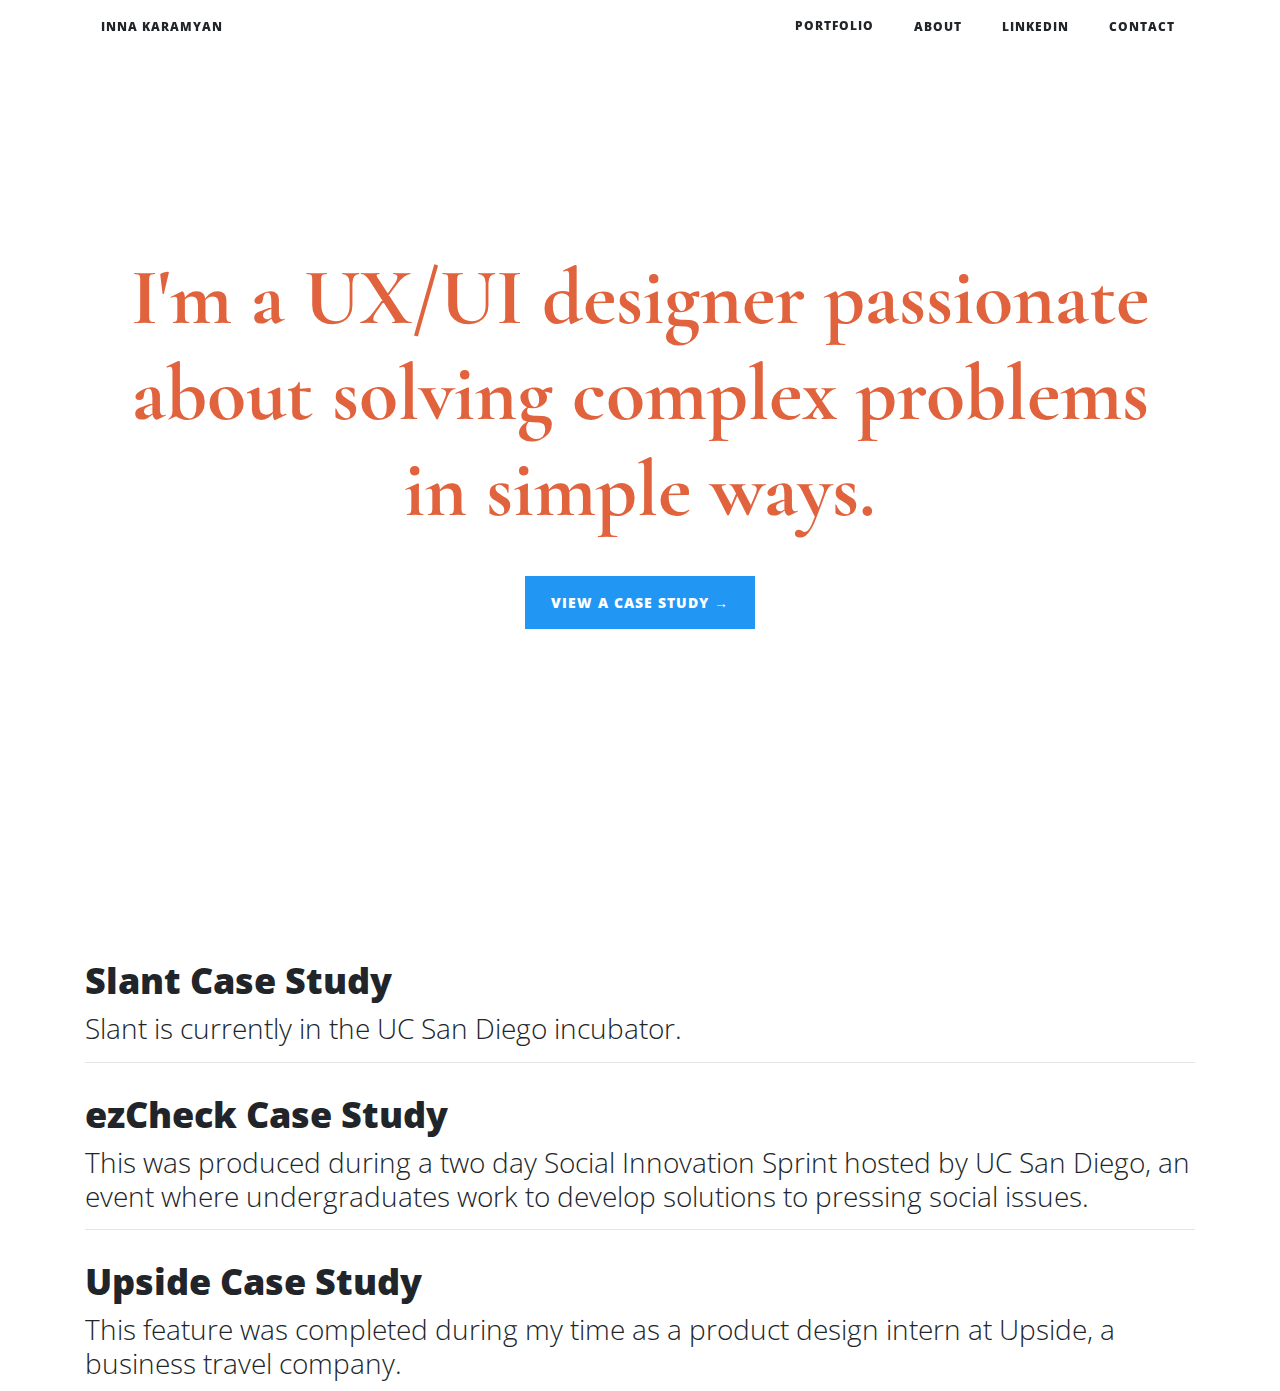
<file: index.html>
<!DOCTYPE html>
<html lang="en">

  <head>

    <meta charset="utf-8">
    <meta name="viewport" content="width=device-width, initial-scale=1, shrink-to-fit=no">
    <meta name="description" content="">
    <meta name="author" content="">

    <title>Inna Karamyan's Portfolio</title>

    <!-- Bootstrap core CSS -->
    <link href="vendor/bootstrap/css/bootstrap.min.css" rel="stylesheet">

    <!-- Custom fonts for this template -->
    <link href="vendor/font-awesome/css/font-awesome.min.css" rel="stylesheet" type="text/css">
    <link href='https://fonts.googleapis.com/css?family=Lora:400,700,400italic,700italic' rel='stylesheet' type='text/css'>
    <link href='https://fonts.googleapis.com/css?family=Open+Sans:300italic,400italic,600italic,700italic,800italic,400,300,600,700,800' rel='stylesheet' type='text/css'>
    <link href="https://fonts.googleapis.com/css?family=Lato" rel="stylesheet">
    <link href="https://fonts.googleapis.com/css?family=Cormorant+Garamond" rel="stylesheet">

    <!-- Custom styles for this template -->
    <link href="css/clean-blog.css" rel="stylesheet">

  </head>

  <body>

    <!-- Navigation -->
    <nav class="navbar navbar-expand-lg navbar-light fixed-top is-fixed" id="mainNav">
      <div class="container">
        <a class="nav-link" style="    font-size: 12px;
    font-weight: 800;
    letter-spacing: 1px;
    text-transform: uppercase;" href="index.html">Inna Karamyan</a>
        <button class="ml-auto navbar-toggler navbar-toggler-right" type="button" data-toggle="collapse" data-target="#navbarResponsive" aria-controls="navbarResponsive" aria-expanded="false" aria-label="Toggle navigation">
          Menu
          <i class="fa fa-bars"></i>
        </button>

        <div class="collapse navbar-collapse" id="navbarResponsive">
          <!-- <ul class="navbar-nav">
            <li class="nav-item"> -->
                
          <!--   </li>
          </ul> -->
          <ul class="navbar-nav ml-auto">
            <div class="dropdown">
              <li class="nav-item">
                <a class="nav-item" id="homePage" href="index.html">Portfolio</a>
              </li>
              <div class="dropdown-content">
                <a href="post1.html">Slant Case Study</a>
                <a href="post2.html">EZ Check Case Study</a>
                <a href="post3.html"> Upside Case Study </a>
              </div>
            </div>
            <li class="nav-item">
              <a class="nav-link" id="homePage" href="about.html">About</a>
            </li>
            <li class="nav-item"id="homePage">
              <a class="nav-link" id="homePage" href="https://www.linkedin.com/in/inna-karamyan-86872b102/">LinkedIn</a>
            </li>
            <li class="nav-item">
              <a class="nav-link" id="homePage" href="contact.html">Contact</a>
            </li>
          </ul>
        </div>
      </div>
    </nav>

    <!-- Page Header -->
    <header class="masthead" id="homeTitle" style="height:100% !important;">
      <!-- background-image: url('img/home-bg.jpg');  -->
      <div class="overlay"></div>
      <div class="container">
        <div class="row">
          <div>
            <div class="site-heading" style="position: relative; width: 100%; min-height: 1px; padding-right: 15px; padding-left: 15px;">
              <h1>I'm a UX/UI designer passionate about solving complex problems in simple ways.</h1>
              <!-- <span class="subheading">UX/UI Designer | Entrepeneur | Smoothie Maker</span> -->
              <br>
              <div class="clearfix">
            <a class="btn btn-primary" href="post3.html">View a Case Study &rarr;</a>
          </div>
            </div>
          </div>
        </div>
      </div>
    </header>

    <!-- Main Content -->
    <div class="container">
      <div class="row">
        <div class="mx-auto">
          <div class="post-preview">
            <a href="post1.html">
              <h2 class="post-title">
                Slant Case Study
              </h2>
              <h3 class="post-subtitle">
                Slant is currently in the UC San Diego incubator.
              </h3>
            </a>
          </div>
          <hr>
          <div class="post-preview">
            <a href="post2.html">
              <h2 class="post-title">
                ezCheck Case Study
              </h2>
              <h3 class="post-subtitle">
                This was produced during a two day Social Innovation Sprint hosted by UC San Diego, an event where undergraduates work to develop solutions to pressing social issues.
              </h3>
            </a>
          </div>
          <hr>
          <div class="post-preview">
            <a href="post3.html">
              <h2 class="post-title">
                Upside Case Study
              </h2>
              <h3 class="post-subtitle">
                This feature was completed during my time as a product design intern at Upside, a business travel company.
              </h3>
            </a>
          </div>

    <!-- Bootstrap core JavaScript -->
    <script src="vendor/jquery/jquery.min.js"></script>
    <script src="vendor/bootstrap/js/bootstrap.bundle.min.js"></script>

    <!-- Custom scripts for this template -->
    <script src="js/clean-blog.js"></script>

  </body>

</html>
</file>
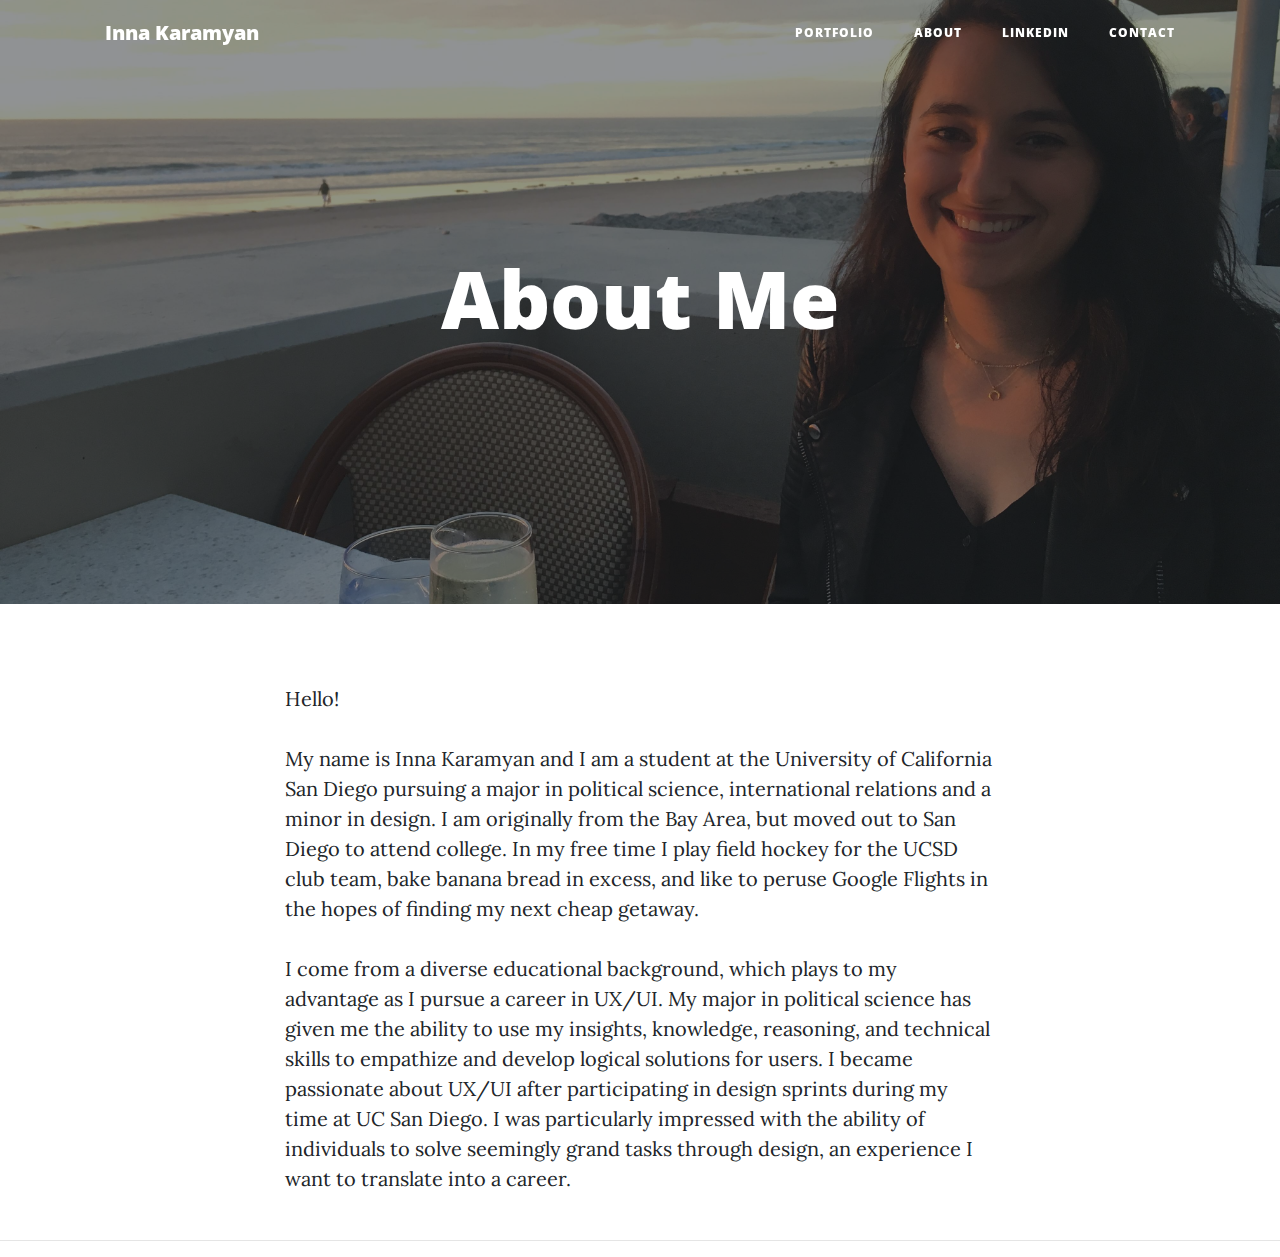
<file: about.html>
<!DOCTYPE html>
<html lang="en">

  <head>

    <meta charset="utf-8">
    <meta name="viewport" content="width=device-width, initial-scale=1, shrink-to-fit=no">
    <meta name="description" content="">
    <meta name="author" content="">

    <title>About Inna Karamyan</title>

    <!-- Bootstrap core CSS -->
    <link href="vendor/bootstrap/css/bootstrap.min.css" rel="stylesheet">

    <!-- Custom fonts for this template -->
    <link href="vendor/font-awesome/css/font-awesome.min.css" rel="stylesheet" type="text/css">
    <link href='https://fonts.googleapis.com/css?family=Lora:400,700,400italic,700italic' rel='stylesheet' type='text/css'>
    <link href='https://fonts.googleapis.com/css?family=Open+Sans:300italic,400italic,600italic,700italic,800italic,400,300,600,700,800' rel='stylesheet' type='text/css'>

    <!-- Custom styles for this template -->
    <link href="css/clean-blog.css" rel="stylesheet">

  </head>

  <body>

 <!-- Navigation -->
    <nav class="navbar navbar-expand-lg navbar-light fixed-top" id="mainNav">
      <div class="container">
        <a class="navbar-brand" href="index.html">Inna Karamyan</a>
        <button class="navbar-toggler navbar-toggler-right" type="button" data-toggle="collapse" data-target="#navbarResponsive" aria-controls="navbarResponsive" aria-expanded="false" aria-label="Toggle navigation">
          Menu
          <i class="fa fa-bars"></i>
        </button>
        <div class="collapse navbar-collapse" id="navbarResponsive">
          <ul class="navbar-nav ml-auto">
            <div class="dropdown">
              <li class="nav-item">
                <a class="nav-item nav-link" href="index.html">Portfolio</a>
              </li>
              <div class="dropdown-content">
                <a href="post1.html">Slant Case Study</a>
                <a href="post2.html">EZ Check Case Study</a>
                <a href="post3.html"> Upside Case Study </a>
              </div>
            </div>
            <li class="nav-item">
              <a class="nav-link" href="about.html">About</a>
            </li>
            <li class="nav-item">
              <a class="nav-link" href="https://www.linkedin.com/in/inna-karamyan-86872b102/">LinkedIn</a>
            </li>
            <li class="nav-item">
              <a class="nav-link" href="contact.html">Contact</a>
            </li>
          </ul>
        </div>
      </div>
    </nav>

    <!-- Page Header -->
    <header class="masthead" style="background-image: url('img/about.jpg')">
      <div class="overlay" id="pictureBackground"></div>
      <div class="container">
        <div class="row">
          <div class="col-lg-8 col-md-10 mx-auto">
            <div class="page-heading">
              <h1>About Me</h1>
            </div>
          </div>
        </div>
      </div>
    </header>

    <!-- Main Content -->
    <div class="container">
      <div class="row">
        <div class="col-lg-8 col-md-10 mx-auto">
          <p>Hello!</p>
          <p>My name is Inna Karamyan and I am a student at the University of California San Diego pursuing a major in political science, international relations and a minor in design. I am originally from the Bay Area, but moved out to San Diego to attend college. In my free time I play field hockey for the UCSD club team, bake banana bread in excess, and like to peruse Google Flights in the hopes of finding my next cheap getaway. </p>
          <p>I come from a diverse educational background, which plays to my advantage as I pursue a career in UX/UI. My major in political science has given me the ability to use my insights, knowledge, reasoning, and technical skills to empathize and develop logical solutions for users. I became passionate about UX/UI after participating in design sprints during my time at UC San Diego. I was particularly impressed with the ability of individuals to solve seemingly grand tasks through design, an experience I want to translate into a career.</p>
        </div>
      </div>
    </div>

    <hr>

    <!-- Bootstrap core JavaScript -->
    <script src="vendor/jquery/jquery.min.js"></script>
    <script src="vendor/bootstrap/js/bootstrap.bundle.min.js"></script>

    <!-- Custom scripts for this template -->
    <script src="js/clean-blog.js"></script>

  </body>

</html>
</file>
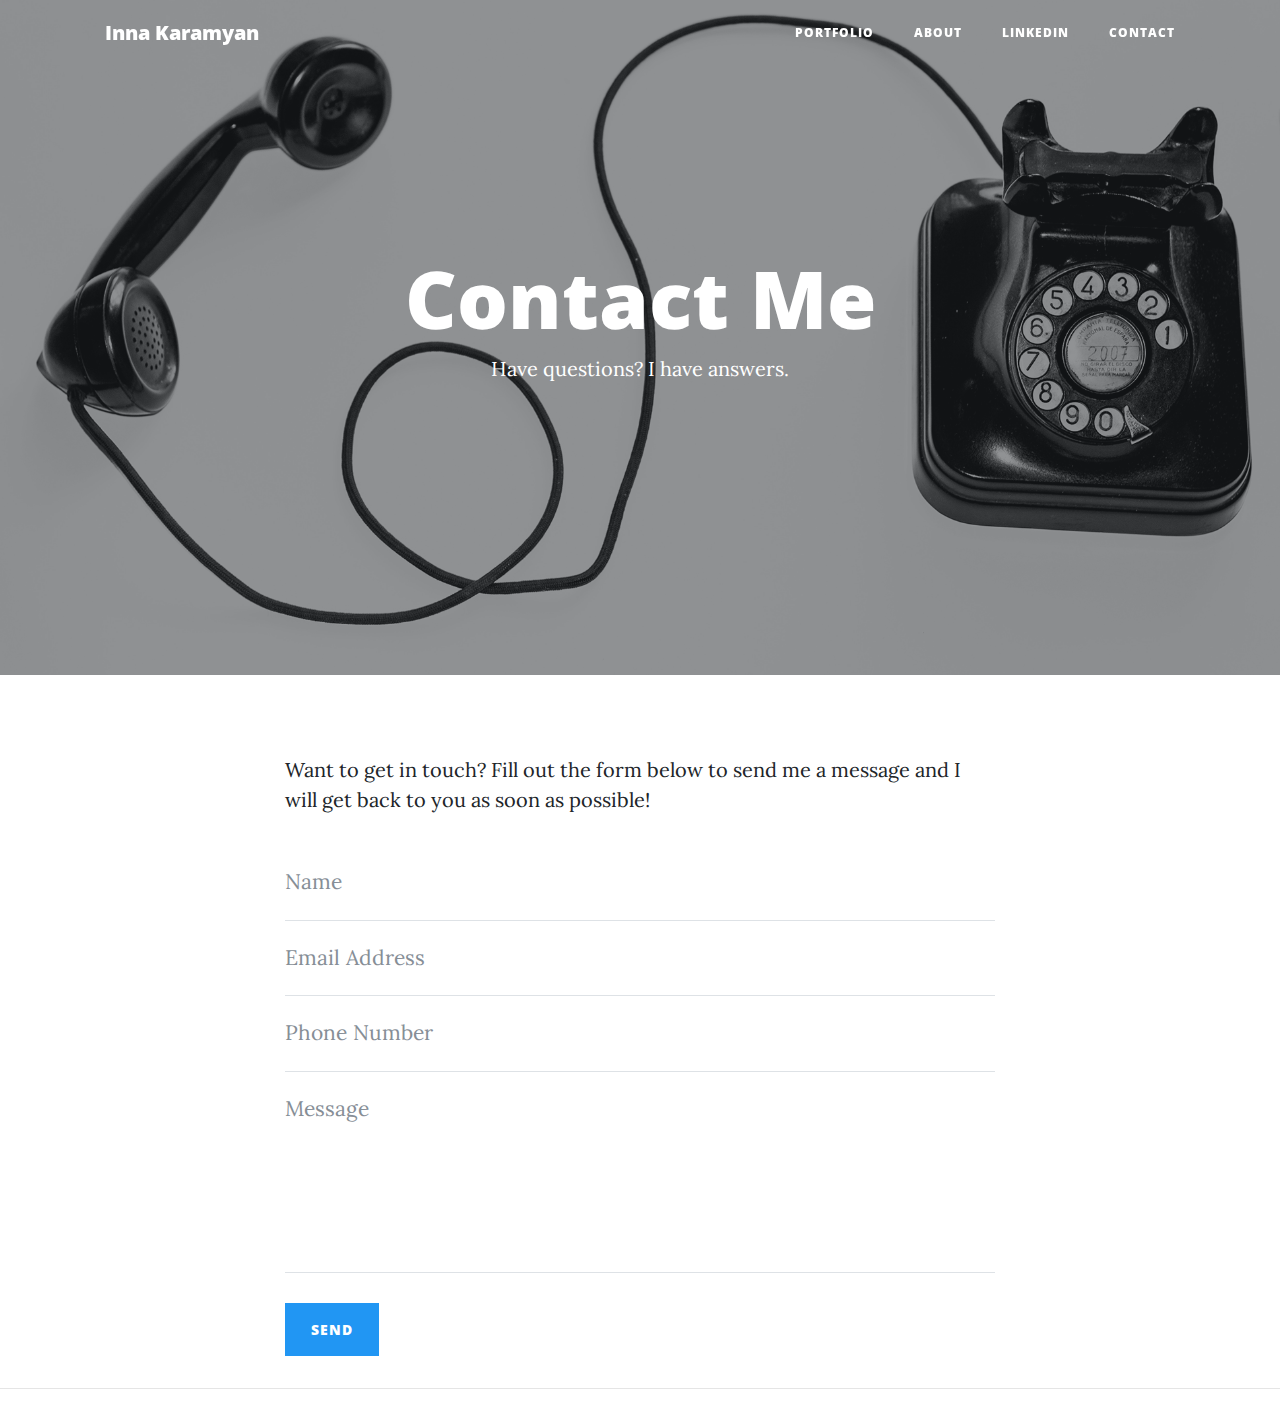
<file: contact.html>
<!DOCTYPE html>
<html lang="en">

  <head>

    <meta charset="utf-8">
    <meta name="viewport" content="width=device-width, initial-scale=1, shrink-to-fit=no">
    <meta name="description" content="">
    <meta name="author" content="">

    <title>Contact Inna Karamyan</title>

    <!-- Bootstrap core CSS -->
    <link href="vendor/bootstrap/css/bootstrap.min.css" rel="stylesheet">

    <!-- Custom fonts for this template -->
    <link href="vendor/font-awesome/css/font-awesome.min.css" rel="stylesheet" type="text/css">
    <link href='https://fonts.googleapis.com/css?family=Lora:400,700,400italic,700italic' rel='stylesheet' type='text/css'>
    <link href='https://fonts.googleapis.com/css?family=Open+Sans:300italic,400italic,600italic,700italic,800italic,400,300,600,700,800' rel='stylesheet' type='text/css'>

    <!-- Custom styles for this template -->
    <link href="css/clean-blog.css" rel="stylesheet">

  </head>

  <body>

    <!-- Navigation -->
    <nav class="navbar navbar-expand-lg navbar-light fixed-top" id="mainNav">
      <div class="container">
        <a class="navbar-brand" href="index.html">Inna Karamyan</a>
        <button class="navbar-toggler navbar-toggler-right" type="button" data-toggle="collapse" data-target="#navbarResponsive" aria-controls="navbarResponsive" aria-expanded="false" aria-label="Toggle navigation">
          Menu
          <i class="fa fa-bars"></i>
        </button>
        <div class="collapse navbar-collapse" id="navbarResponsive">
          <ul class="navbar-nav ml-auto">
            <div class="dropdown">
              <li class="nav-item">
                <a class="nav-item nav-link" href="index.html">Portfolio</a>
              </li>
              <div class="dropdown-content">
                <a href="post1.html">Slant Case Study</a>
                <a href="post2.html">EZ Check Case Study</a>
                <a href="post3.html"> Upside Case Study </a>
              </div>
            </div>
            <li class="nav-item">
              <a class="nav-link" href="about.html">About</a>
            </li>
            <li class="nav-item">
              <a class="nav-link" href="https://www.linkedin.com/in/inna-karamyan-86872b102/">LinkedIn</a>
            </li>
            <li class="nav-item">
              <a class="nav-link" href="contact.html">Contact</a>
            </li>
          </ul>
        </div>
      </div>
    </nav>

    <!-- Page Header -->
    <header class="masthead" style="height: calc(75vh);background-image: url('img/contact-bg.jpg')">
      <div class="overlay" id="pictureBackground"></div>
      <div class="container">
        <div class="row">
          <div class="col-lg-8 col-md-10 mx-auto">
            <div class="page-heading">
              <h1>Contact Me</h1>
              <span class="subheading">Have questions? I have answers.</span>
            </div>
          </div>
        </div>
      </div>
    </header>

    <!-- Main Content -->
    <div class="container">
      <div class="row">
        <div class="col-lg-8 col-md-10 mx-auto">
          <p>Want to get in touch? Fill out the form below to send me a message and I will get back to you as soon as possible!</p>
          <!-- Contact Form - Enter your email address on line 19 of the mail/contact_me.php file to make this form work. -->
          <!-- WARNING: Some web hosts do not allow emails to be sent through forms to common mail hosts like Gmail or Yahoo. It's recommended that you use a private domain email address! -->
          <!-- To use the contact form, your site must be on a live web host with PHP! The form will not work locally! -->
          <form name="sentMessage" id="contactForm" novalidate>
            <div class="control-group">
              <div class="form-group floating-label-form-group controls">
                <label>Name</label>
                <input type="text" class="form-control" placeholder="Name" id="name" required data-validation-required-message="Please enter your name.">
                <p class="help-block text-danger"></p>
              </div>
            </div>
            <div class="control-group">
              <div class="form-group floating-label-form-group controls">
                <label>Email Address</label>
                <input type="email" class="form-control" placeholder="Email Address" id="email" required data-validation-required-message="Please enter your email address.">
                <p class="help-block text-danger"></p>
              </div>
            </div>
            <div class="control-group">
              <div class="form-group col-xs-12 floating-label-form-group controls">
                <label>Phone Number</label>
                <input type="tel" class="form-control" placeholder="Phone Number" id="phone" required data-validation-required-message="Please enter your phone number.">
                <p class="help-block text-danger"></p>
              </div>
            </div>
            <div class="control-group">
              <div class="form-group floating-label-form-group controls">
                <label>Message</label>
                <textarea rows="5" class="form-control" placeholder="Message" id="message" required data-validation-required-message="Please enter a message."></textarea>
                <p class="help-block text-danger"></p>
              </div>
            </div>
            <br>
            <div id="success"></div>
            <div class="form-group">
              <button type="submit" class="btn btn-primary" id="sendMessageButton">Send</button>
            </div>
          </form>
        </div>
      </div>
    </div>

    <hr>

    <!-- Bootstrap core JavaScript -->
    <script src="vendor/jquery/jquery.min.js"></script>
    <script src="vendor/bootstrap/js/bootstrap.bundle.min.js"></script>

    <!-- Contact Form JavaScript -->
    <script src="js/jqBootstrapValidation.js"></script>
    <script src="js/contact_me.js"></script>

    <!-- Custom scripts for this template -->
    <script src="js/clean-blog.js"></script>

  </body>

</html>
</file>
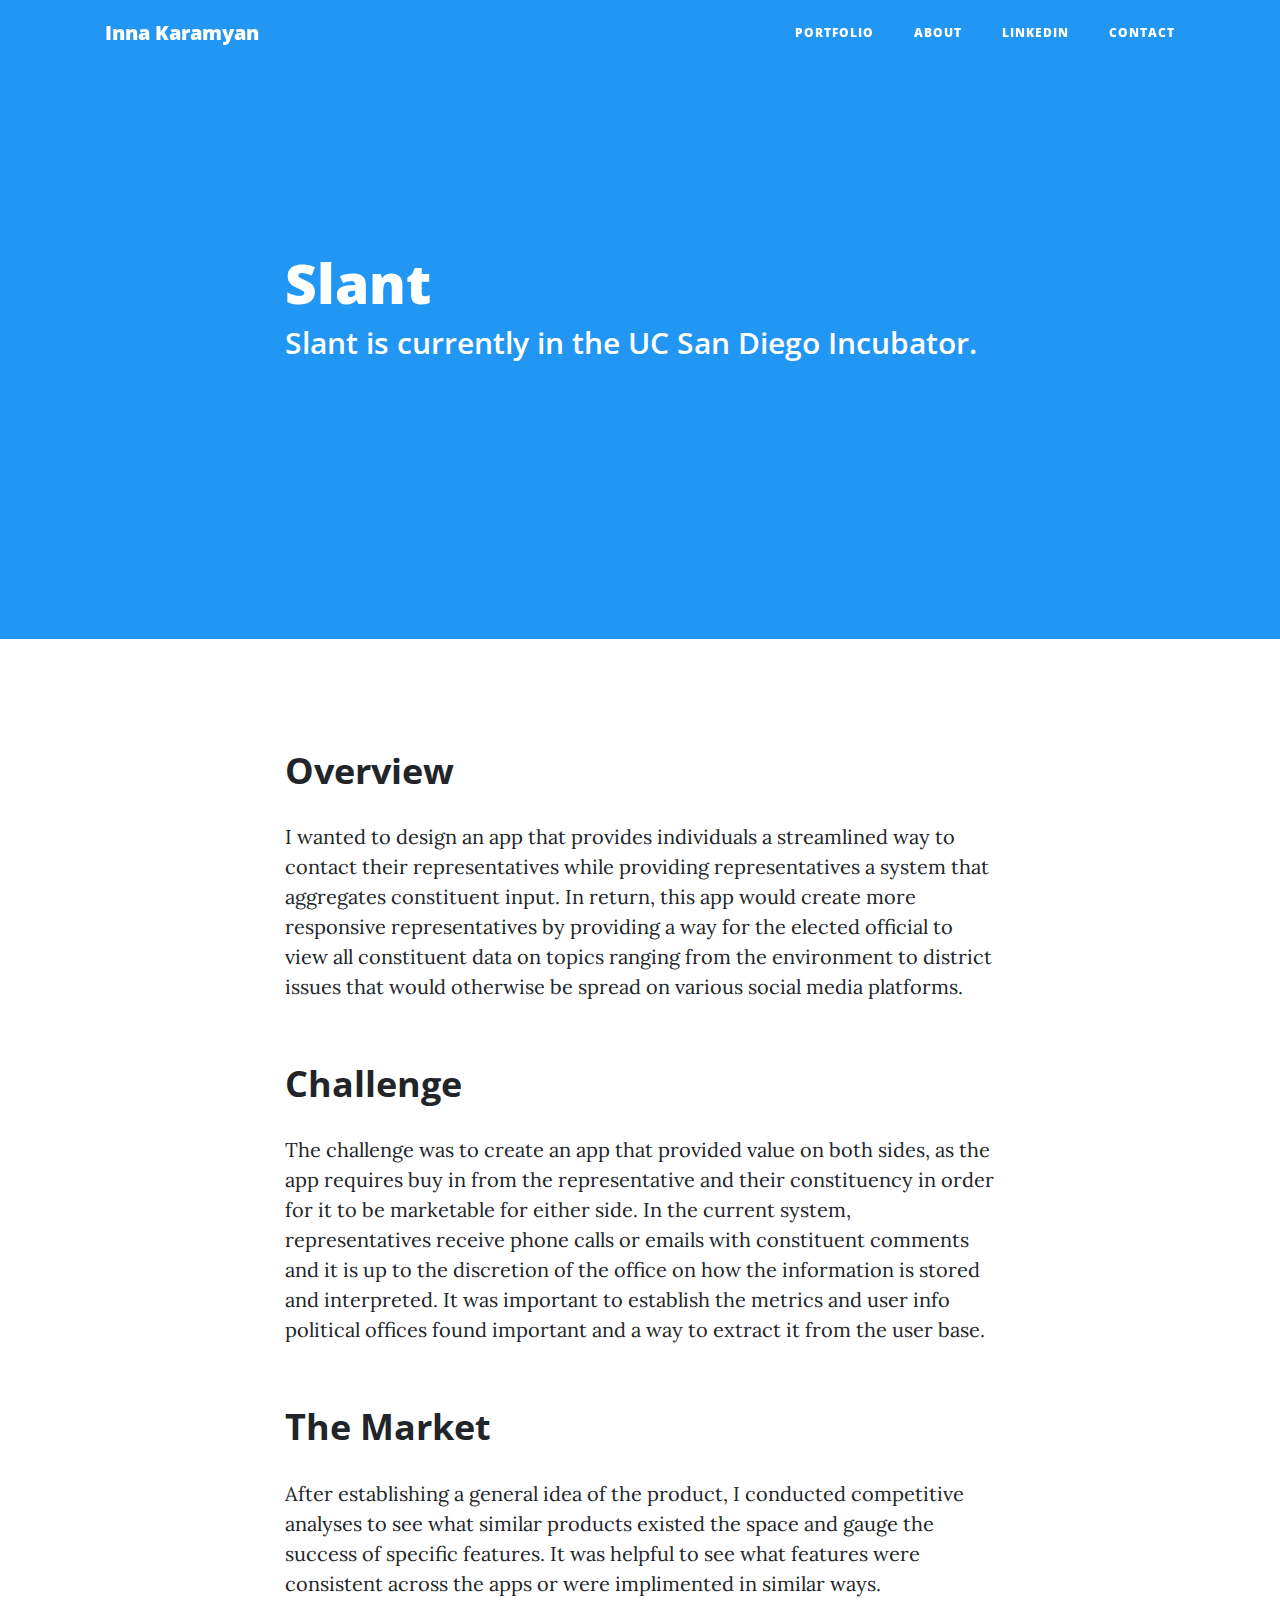
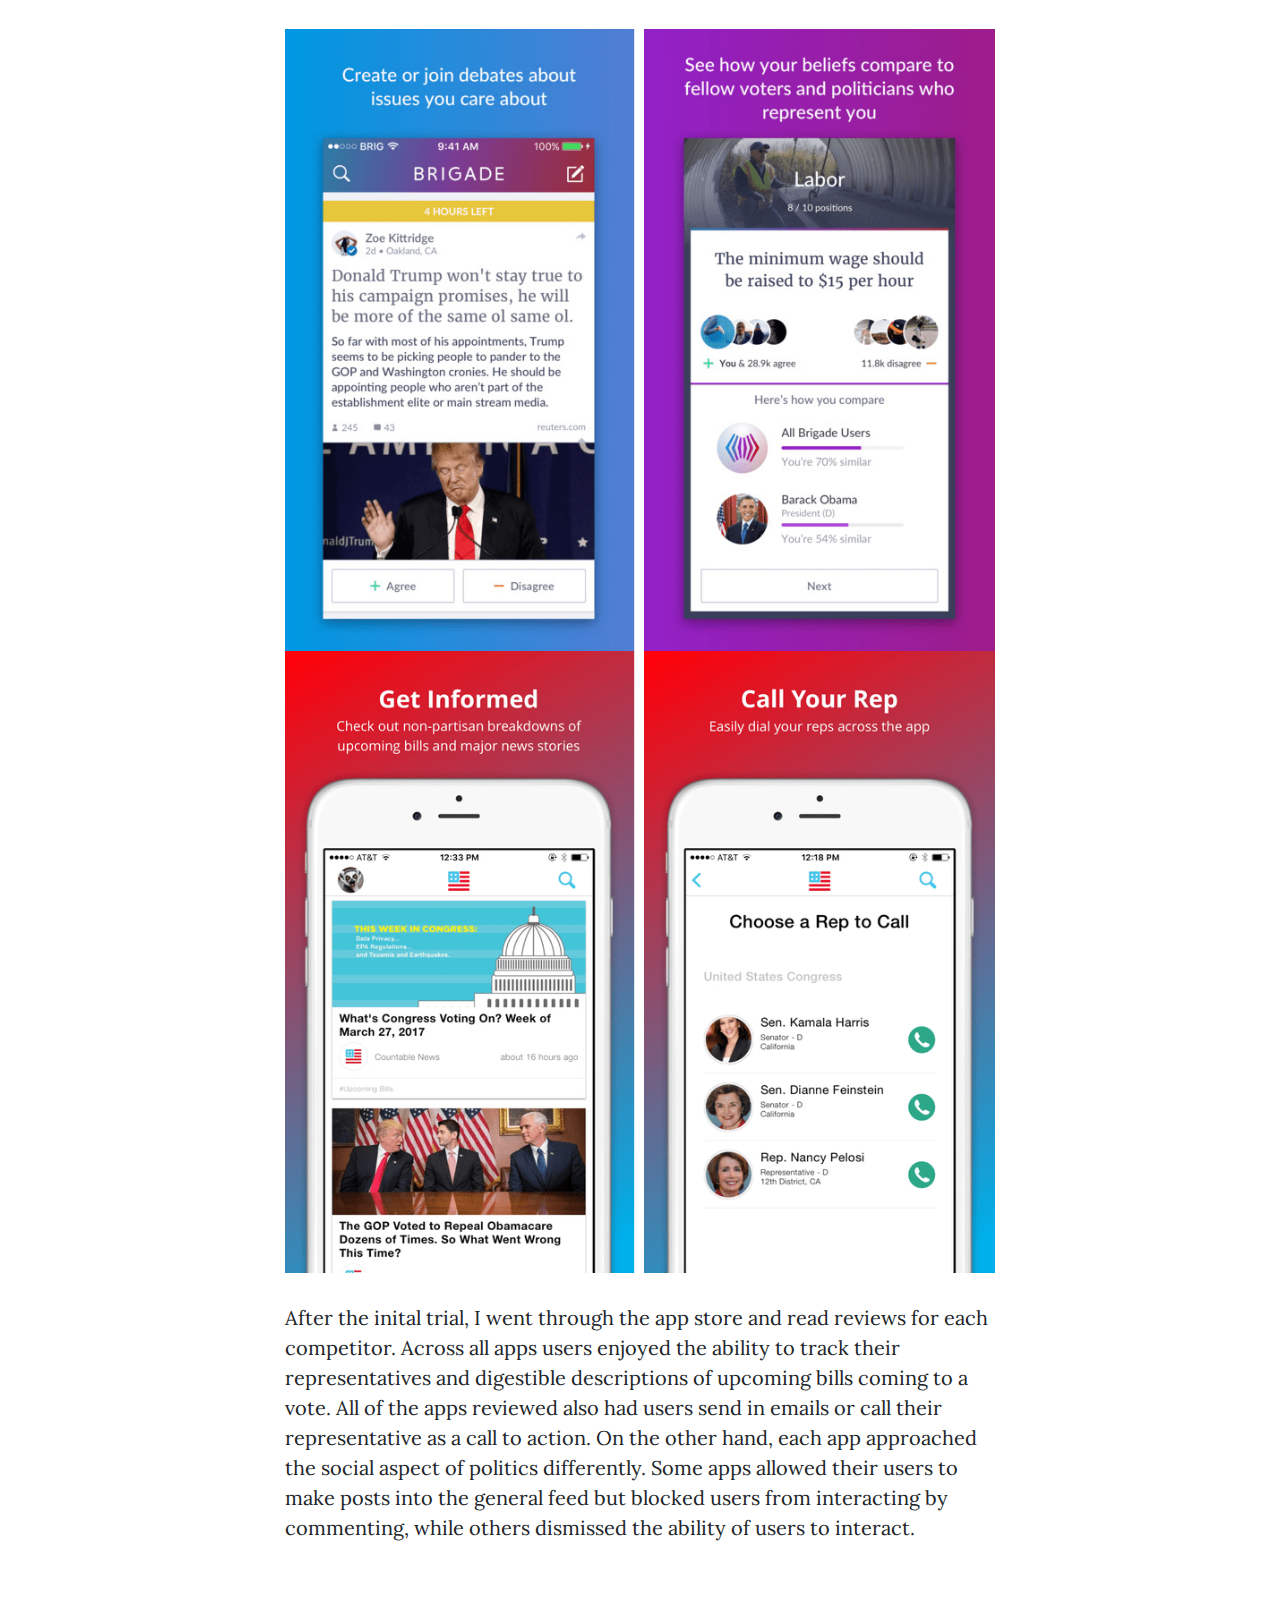
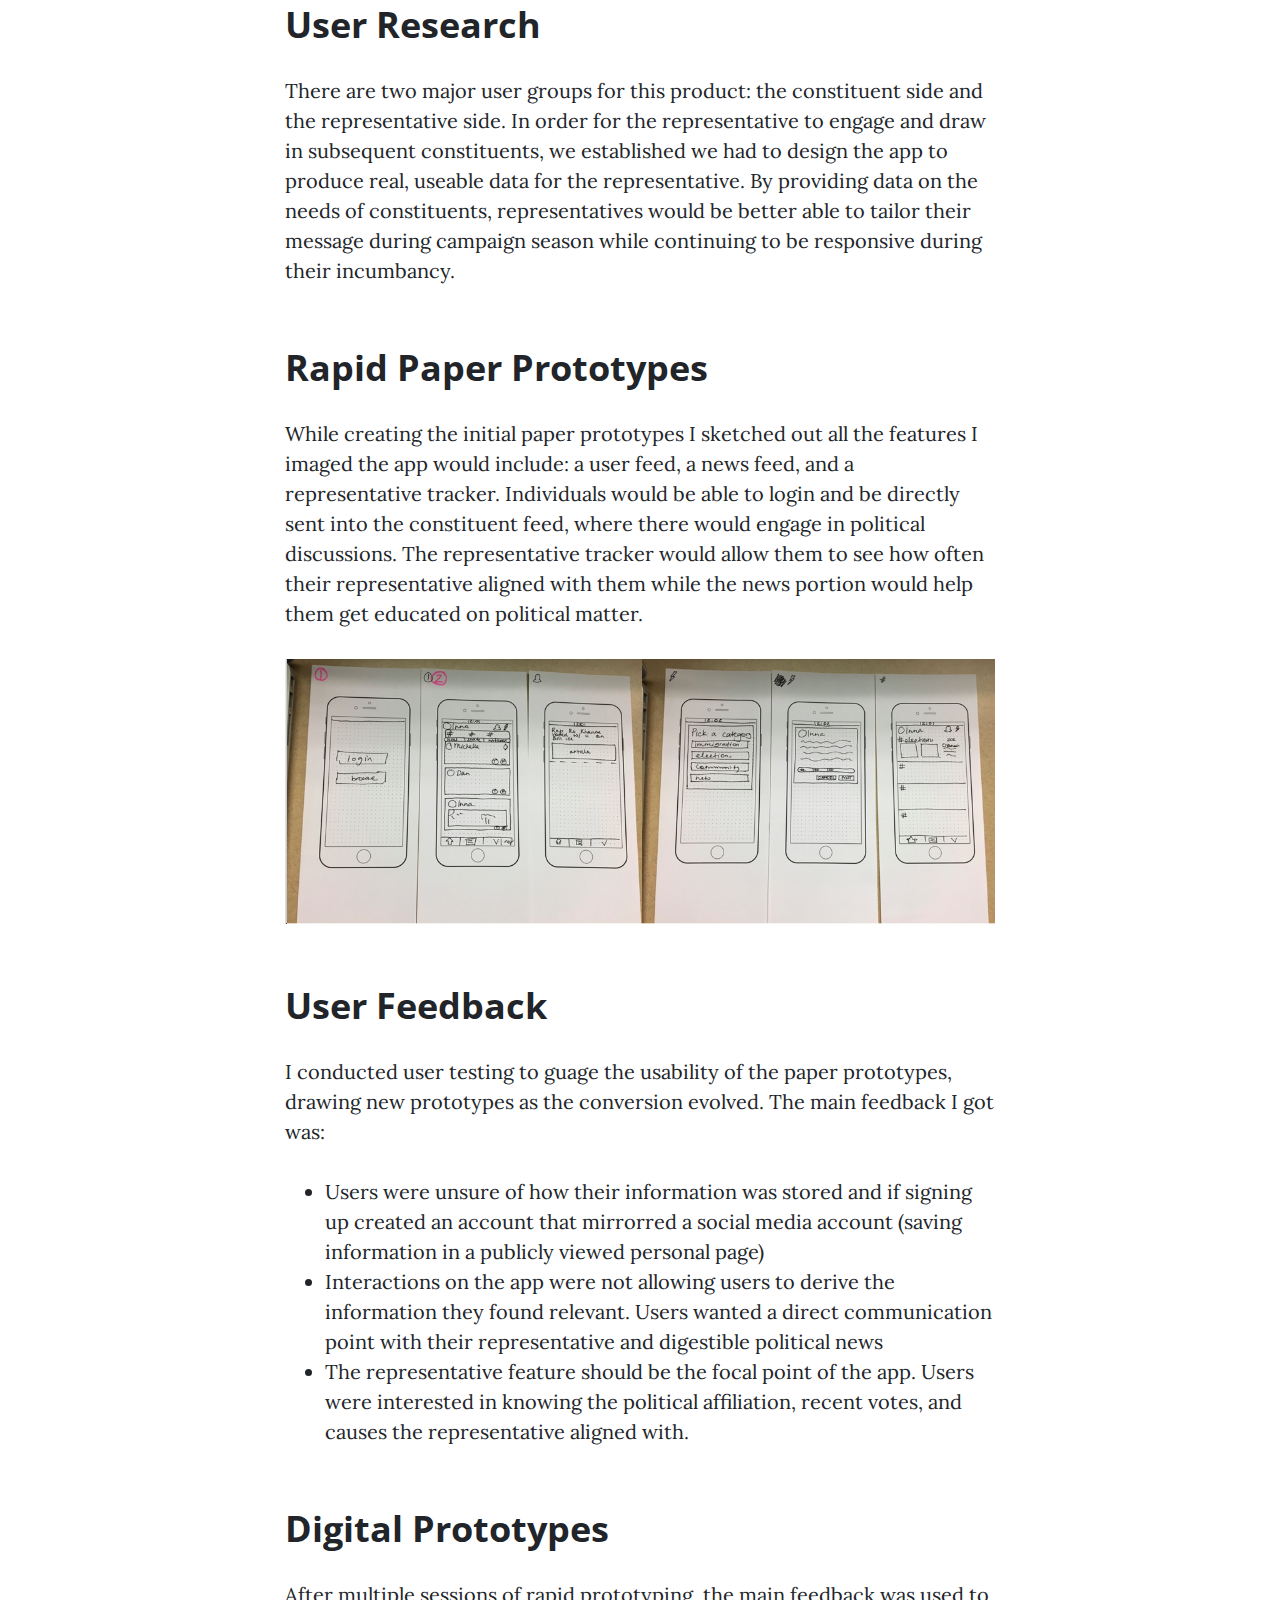
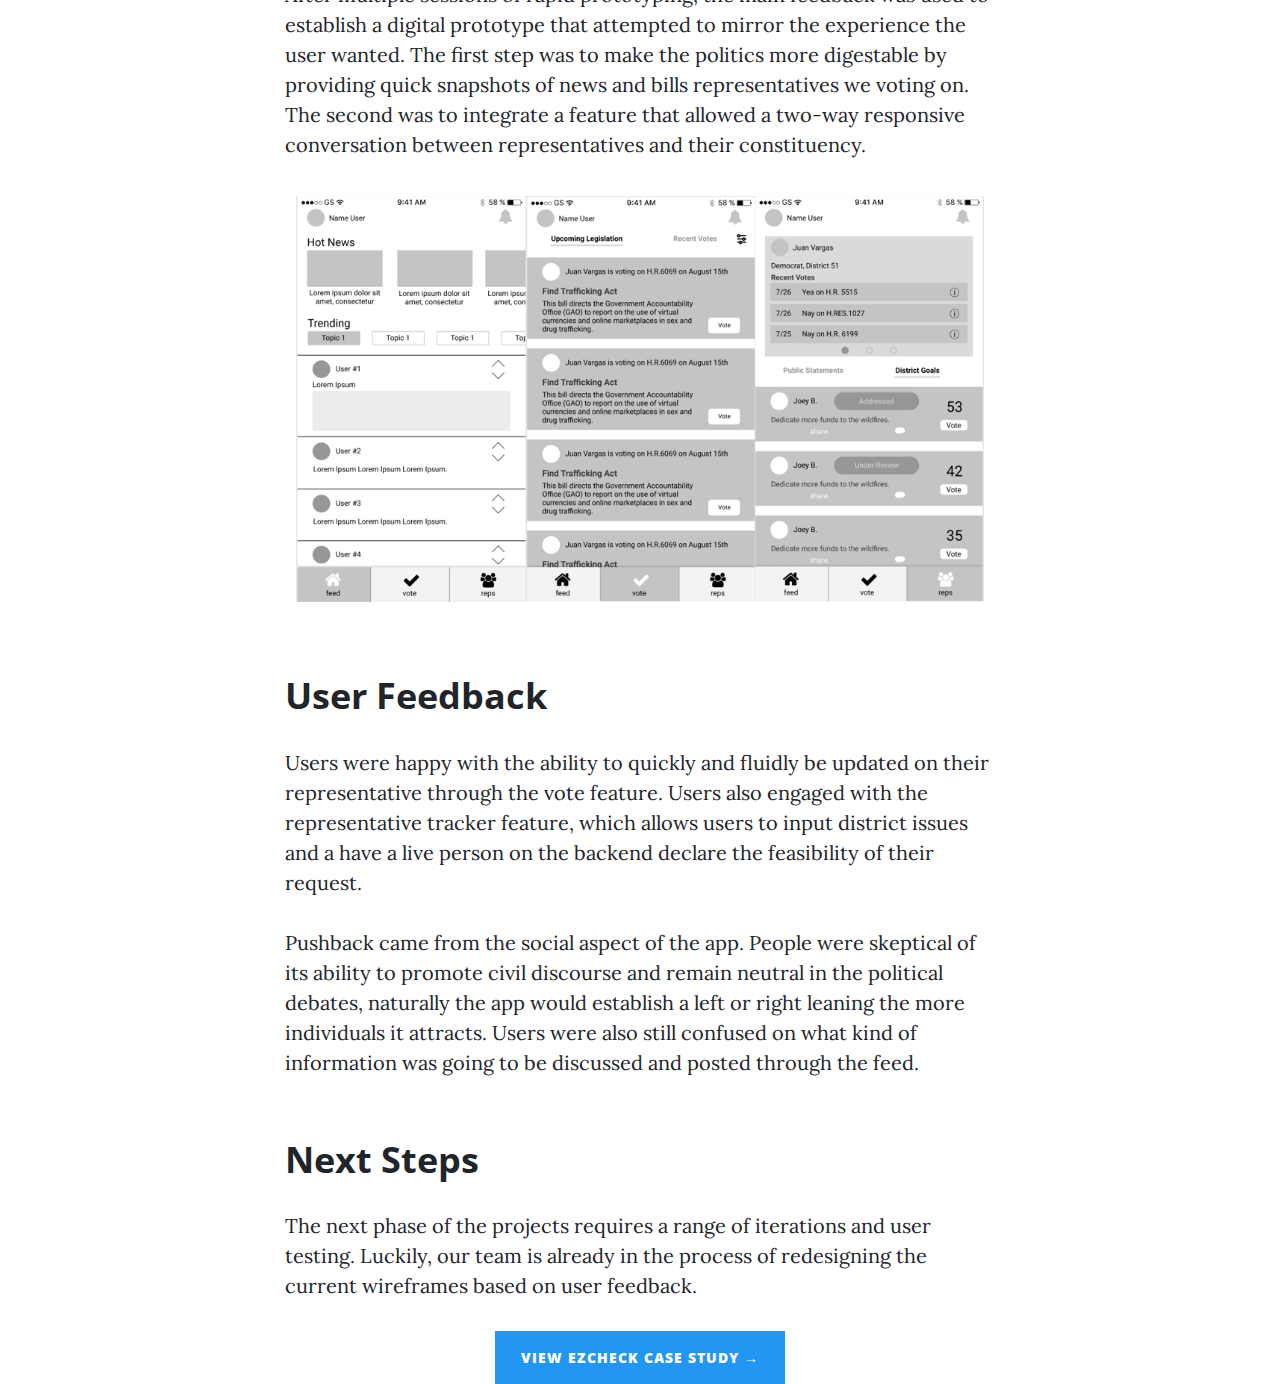
<file: post1.html>
<!DOCTYPE html>
<html lang="en">

  <head>

    <meta charset="utf-8">
    <meta name="viewport" content="width=device-width, initial-scale=1, shrink-to-fit=no">
    <meta name="description" content="">
    <meta name="author" content="">

    <title>Slant</title>

    <!-- Bootstrap core CSS -->
    <link href="vendor/bootstrap/css/bootstrap.min.css" rel="stylesheet">

    <!-- Custom fonts for this template -->
    <link href="vendor/font-awesome/css/font-awesome.min.css" rel="stylesheet" type="text/css">
    <link href='https://fonts.googleapis.com/css?family=Lora:400,700,400italic,700italic' rel='stylesheet' type='text/css'>
    <link href='https://fonts.googleapis.com/css?family=Open+Sans:300italic,400italic,600italic,700italic,800italic,400,300,600,700,800' rel='stylesheet' type='text/css'>

    <!-- Custom styles for this template -->
    <link href="css/clean-blog.css" rel="stylesheet">

  </head>

  <body>

    <!-- Navigation -->
    <nav class="navbar navbar-expand-lg navbar-light fixed-top" id="mainNav">
      <div class="container">
        <a class="navbar-brand" href="index.html">Inna Karamyan</a>
        <button class="navbar-toggler navbar-toggler-right" type="button" data-toggle="collapse" data-target="#navbarResponsive" aria-controls="navbarResponsive" aria-expanded="false" aria-label="Toggle navigation">
          Menu
          <i class="fa fa-bars"></i>
        </button>
        <div class="collapse navbar-collapse" id="navbarResponsive">
          <ul class="navbar-nav ml-auto">
            <div class="dropdown">
              <li class="nav-item">
                <a class="nav-item nav-link" href="index.html">Portfolio</a>
              </li>
              <div class="dropdown-content">
                <a href="post1.html">Slant Case Study</a>
                <a href="post2.html">EZ Check Case Study</a>
                <a href="post3.html"> Upside Case Study </a>
              </div>
            </div>
            <li class="nav-item">
              <a class="nav-link" href="about.html">About</a>
            </li>
            <li class="nav-item">
              <a class="nav-link" href="https://www.linkedin.com/in/inna-karamyan-86872b102/">LinkedIn</a>
            </li>
            <li class="nav-item">
              <a class="nav-link" href="contact.html">Contact</a>
            </li>
          </ul>
        </div>
      </div>
    </nav>

    <!-- Page Header -->
    <header class="masthead" style="background-image: url('img/post-bg.jpg')">
      <div class="overlay" style="background-color: #2196f3 !important; opacity: 1 !important;"></div>
      <div class="container">
        <div class="row">
          <div class="col-lg-8 col-md-10 mx-auto">
            <div class="post-heading">
              <h1>Slant</h1>
              <h2 class="subheading">Slant is currently in the UC San Diego Incubator.</h2>
            </div>
          </div>
        </div>
      </div>
    </header>

    <!-- Post Content -->
    <article>
      <div class="container">
        <div class="row">
          <div class="col-lg-8 col-md-10 mx-auto">
            <h2 class="section-heading">Overview</h2>
            <p>I wanted to design an app that provides individuals a streamlined way to contact their representatives while providing representatives a system that aggregates constituent input. In return, this app would create more responsive representatives by providing a way for the elected official to view all constituent data on topics ranging from the environment to district issues that would otherwise be spread on various social media platforms.
            <p>
            <h2 class="section-heading">Challenge</h2>
            <p>The challenge was to create an app that provided value on both sides, as the app requires buy in from the representative and their constituency in order for it to be marketable for either side. In the current system, representatives receive phone calls or emails with constituent comments and it is up to the discretion of the office on how the information is stored and interpreted. It was important to establish the metrics and user info political offices found important and a way to extract it from the user base.</p>
            <h2 class="section-heading">The Market</h2>
            <p>After establishing a general idea of the product, I conducted competitive analyses to see what similar products existed the space and gauge the success of specific features. It was helpful to see what features were consistent across the apps or were implimented in similar ways.</p>

            <img class="img-fluid" src="img/slant-1.png" alt="">
            <img class="img-fluid" src="img/slant-2.png" alt="">
            <!-- <span class="caption text-muted">To go places and do things that have never been done before – that’s what living is all about.</span> -->

            <p>After the inital trial, I went through the app store and read reviews for each competitor. Across all apps users enjoyed the ability to track their representatives and digestible descriptions of upcoming bills coming to a vote. All of the apps reviewed also had users send in emails or call their representative as a call to action. On the other hand, each app approached the social aspect of politics differently. Some apps allowed their users to make posts into the general feed but blocked users from interacting by commenting, while others dismissed the ability of users to interact.</p>

            <h2 class="section-heading">User Research</h2>

            <p>There are two major user groups for this product: the constituent side and the representative side. In order for the representative to engage and draw in subsequent constituents, we established we had to design the app to produce real, useable data for the representative. By providing data on the needs of constituents, representatives would be better able to tailor their message during campaign season while continuing to be responsive during their incumbancy.</p>

            <h2 class="section-heading">Rapid Paper Prototypes</h2>

            <p>While creating the initial paper prototypes I sketched out all the features I imaged the app would include: a user feed, a news feed, and a representative tracker. Individuals would be able to login and be directly sent into the constituent feed, where there would engage in political discussions. The representative tracker would allow them to see how often their representative aligned with them while the news portion would help them get educated on political matter.</p>

            <img class="img-fluid" src="img/slant-3.png" alt="">
              
            <h2 class="section-heading">User Feedback</h2>

            <p>I conducted user testing to guage the usability of the paper prototypes, drawing new prototypes as the conversion evolved. The main feedback I got was:</p>
              <ul>
                <li>Users were unsure of how their information was stored and if signing up created an account that mirrorred a social media account (saving information in a publicly viewed personal page)</li>
                <li>Interactions on the app were not allowing users to derive the information they found relevant. Users wanted a direct communication point with their representative and digestible political news</li>
                <li>The representative feature should be the focal point of the app. Users were interested in knowing the political affiliation, recent votes, and causes the representative aligned with.</li>
              </ul>

            <h2 class="section-heading">Digital Prototypes</h2>

            <p>After multiple sessions of rapid prototyping, the main feedback was used to establish a digital prototype that attempted to mirror the experience the user wanted. The first step was to make the politics more digestable by providing quick snapshots of news and bills representatives we voting on. The second was to integrate a feature that allowed a two-way responsive conversation between representatives and their constituency.</p>

            <img class="img-fluid" src="img/slant-4.png" alt="">

            <h2 class="section-heading">User Feedback</h2>

            <p>Users were happy with the ability to quickly and fluidly be updated on their representative through the vote feature. Users also engaged with the representative tracker feature, which allows users to input district issues and a have a live person on the backend declare the feasibility of their request.</p>
            <p>Pushback came from the social aspect of the app. People were skeptical of its ability to promote civil discourse and remain neutral in the political debates, naturally the app would establish a left or right leaning the more individuals it attracts. Users were also still confused on what kind of information was going to be discussed and posted through the feed.</p>

            <h2 class="section-heading">Next Steps</h2>

            <p>The next phase of the projects requires a range of iterations and user testing. Luckily, our team is already in the process of redesigning the current wireframes based on user feedback.</p>
          </div>
        </div>
      </div>
      <a class="btn btn-primary" href="post2.html" style="position: absolute; left: 50%;transform: translateX(-50%);margin-bottom: 15px;">View ezCheck Case Study &rarr;</a>    
    </article>

    <!-- Bootstrap core JavaScript -->
    <script src="vendor/jquery/jquery.min.js"></script>
    <script src="vendor/bootstrap/js/bootstrap.bundle.min.js"></script>

    <!-- Custom scripts for this template -->
    <script src="js/clean-blog.js"></script>

  </body>

</html>
</file>
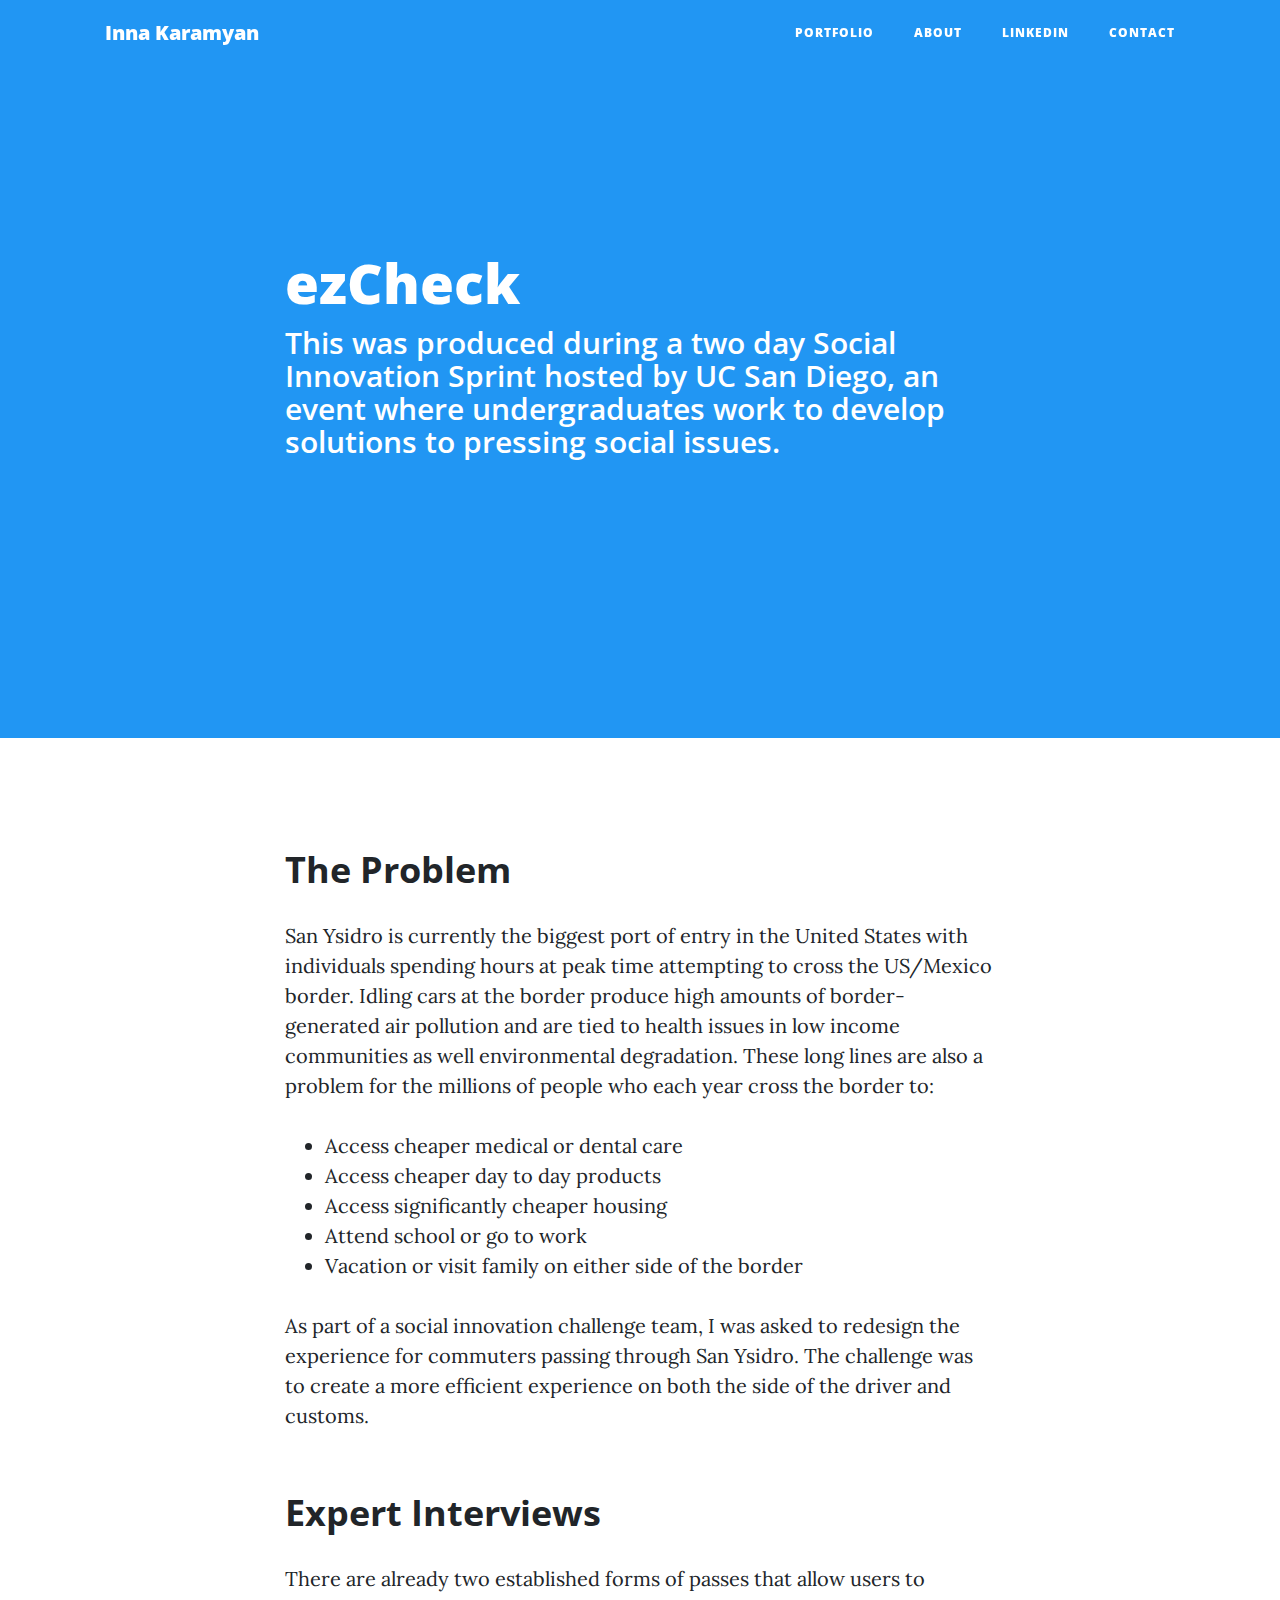
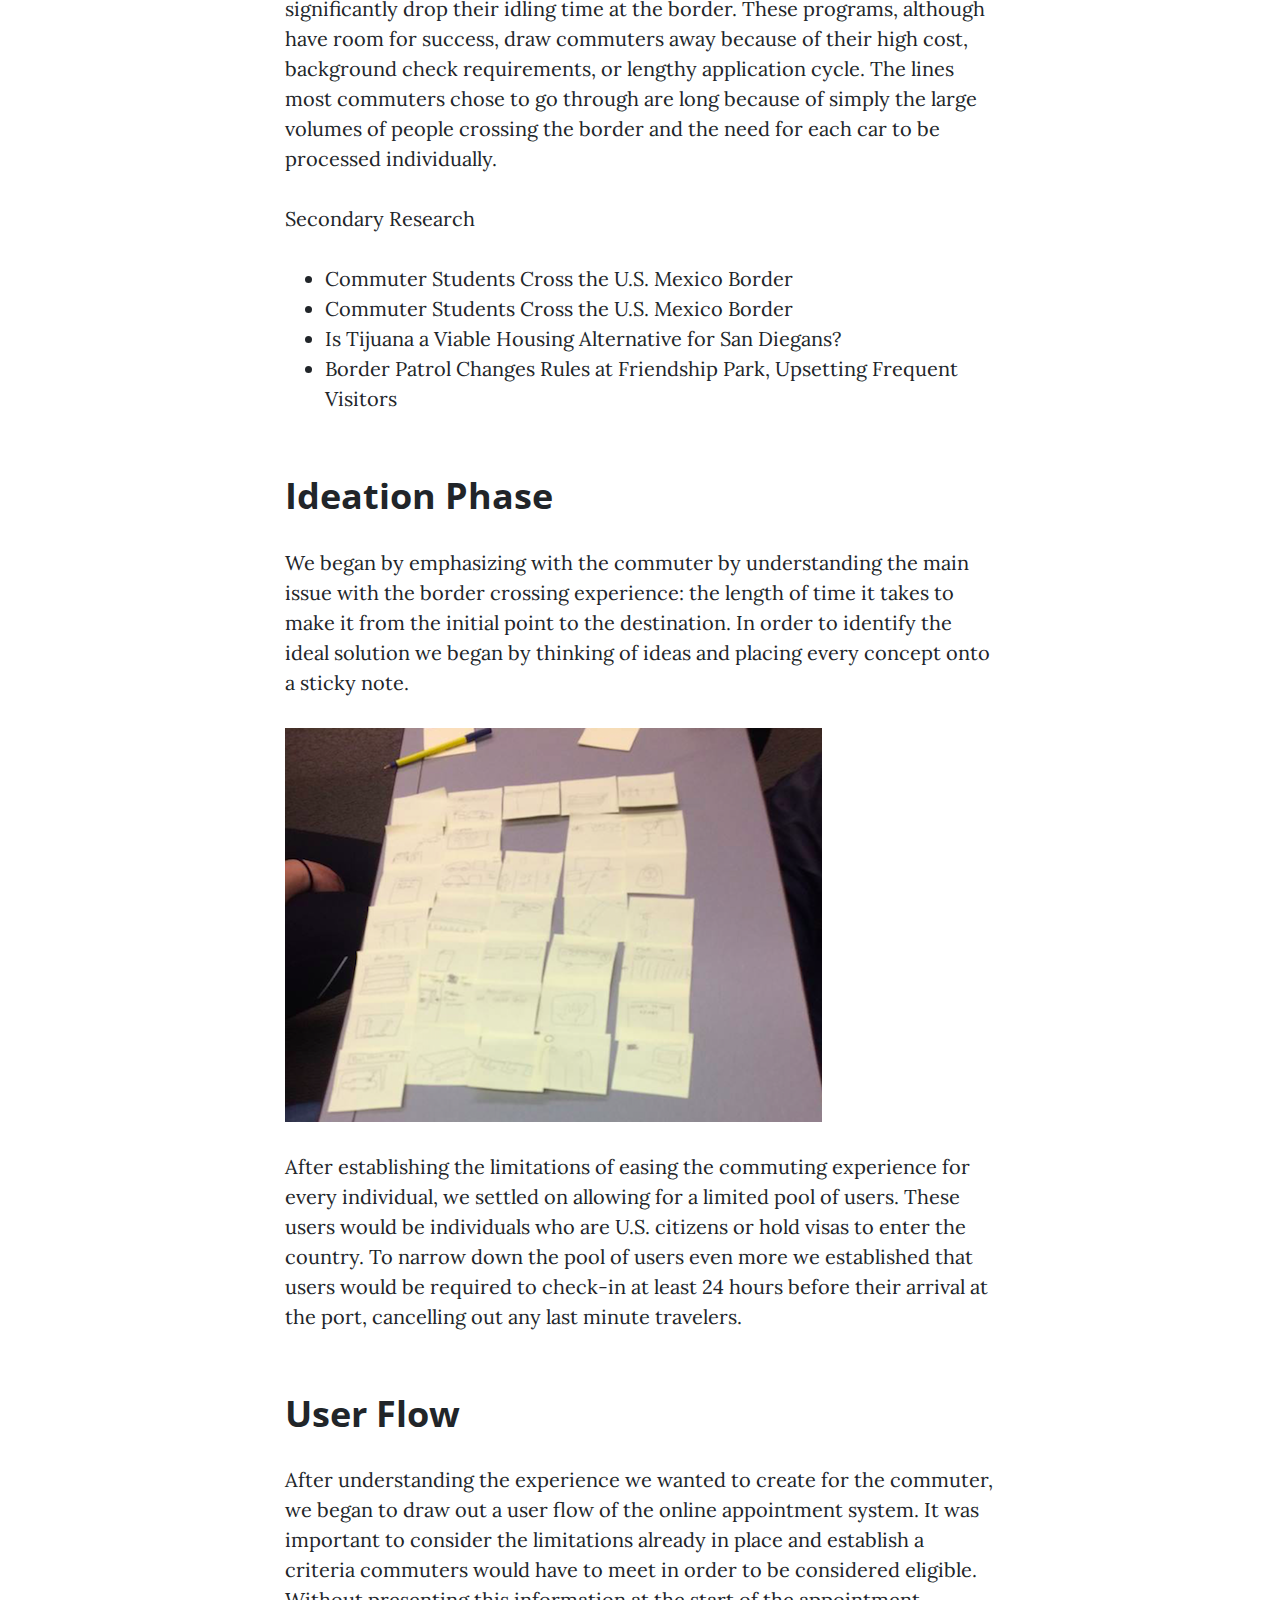
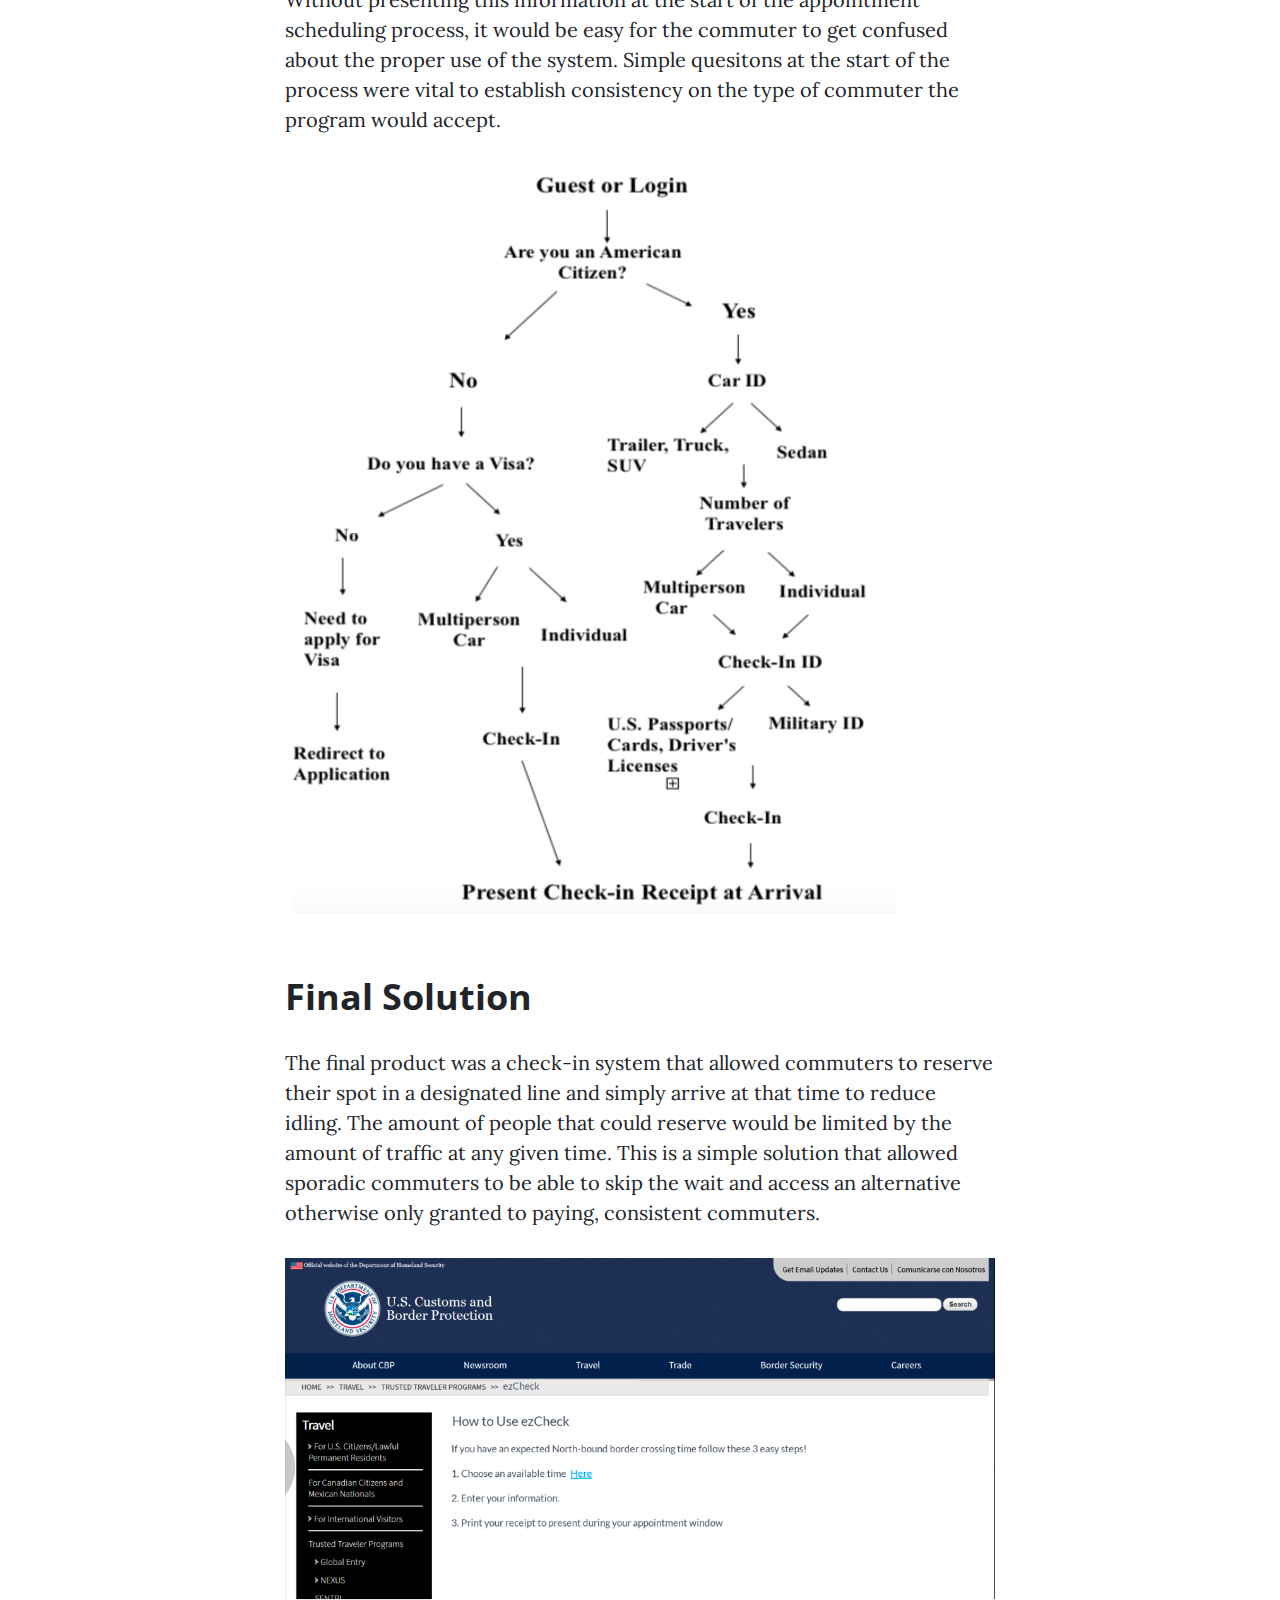
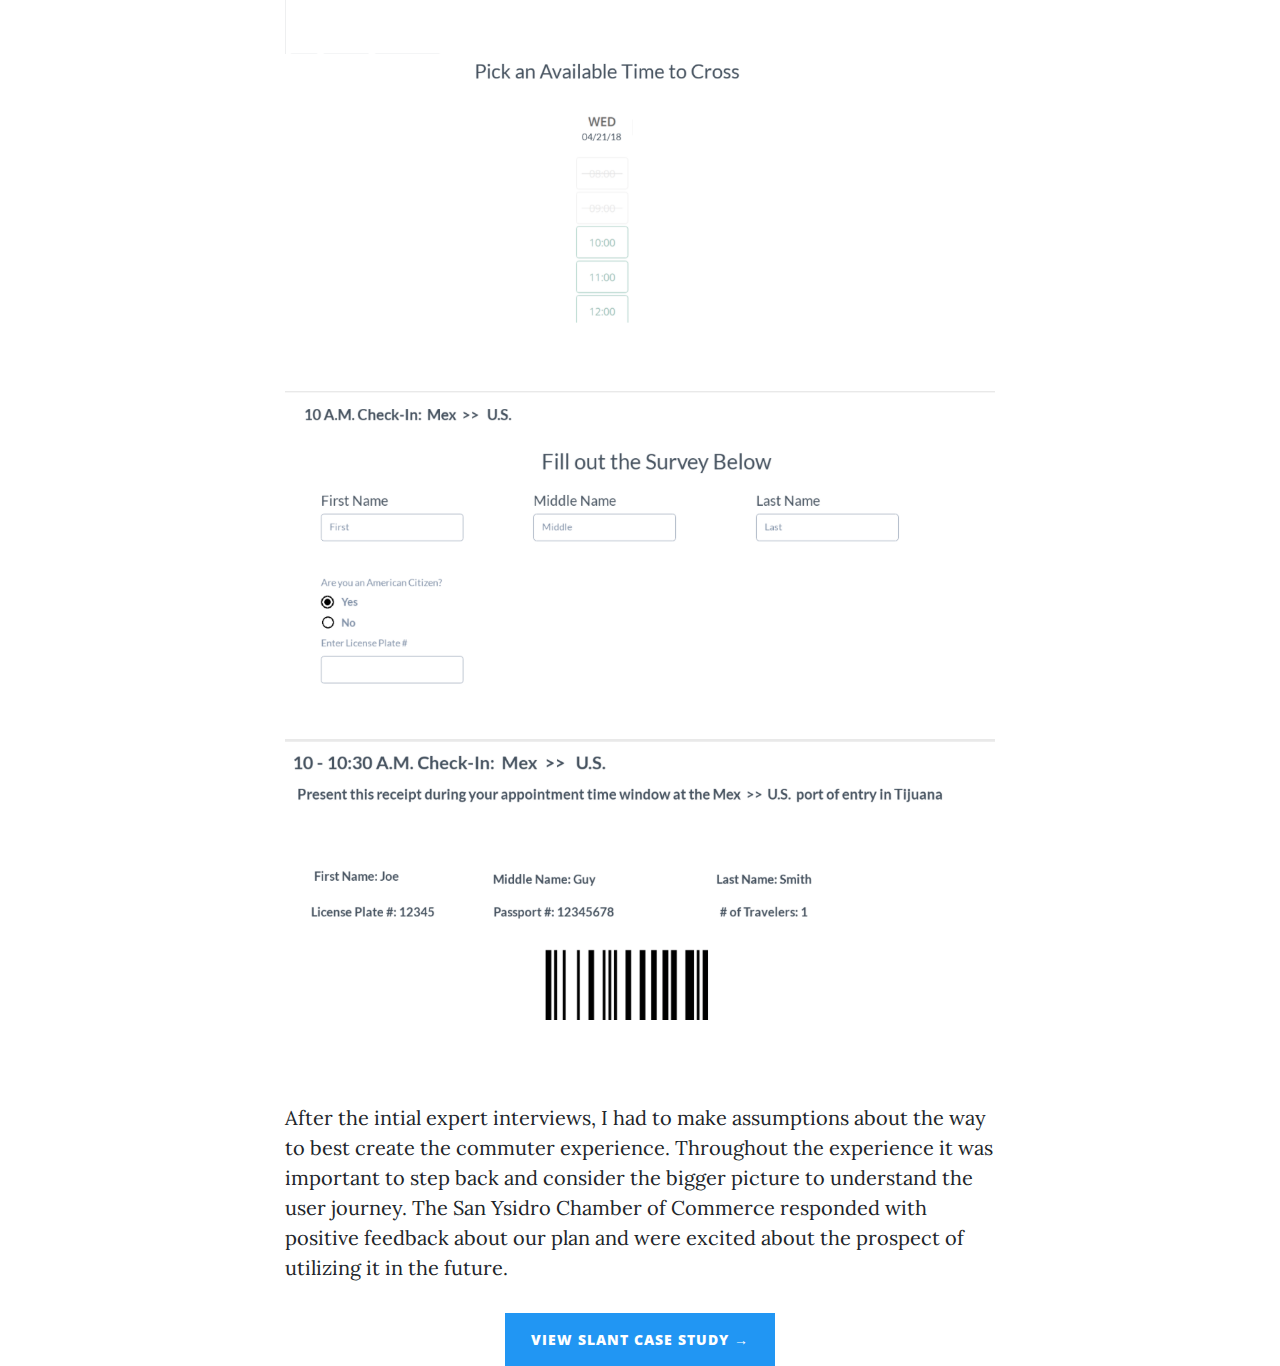
<file: post2.html>
<!DOCTYPE html>
<html lang="en">

  <head>

    <meta charset="utf-8">
    <meta name="viewport" content="width=device-width, initial-scale=1, shrink-to-fit=no">
    <meta name="description" content="">
    <meta name="author" content="">

    <title>EZ Check</title>

    <!-- Bootstrap core CSS -->
    <link href="vendor/bootstrap/css/bootstrap.min.css" rel="stylesheet">

    <!-- Custom fonts for this template -->
    <link href="vendor/font-awesome/css/font-awesome.min.css" rel="stylesheet" type="text/css">
    <link href='https://fonts.googleapis.com/css?family=Lora:400,700,400italic,700italic' rel='stylesheet' type='text/css'>
    <link href='https://fonts.googleapis.com/css?family=Open+Sans:300italic,400italic,600italic,700italic,800italic,400,300,600,700,800' rel='stylesheet' type='text/css'>

    <!-- Custom styles for this template -->
    <link href="css/clean-blog.css" rel="stylesheet">

  </head>

  <body>

    <!-- Navigation -->
    <nav class="navbar navbar-expand-lg navbar-light fixed-top" id="mainNav">
      <div class="container">
        <a class="navbar-brand" href="index.html">Inna Karamyan</a>
        <button class="navbar-toggler navbar-toggler-right" type="button" data-toggle="collapse" data-target="#navbarResponsive" aria-controls="navbarResponsive" aria-expanded="false" aria-label="Toggle navigation">
          Menu
          <i class="fa fa-bars"></i>
        </button>
        <div class="collapse navbar-collapse" id="navbarResponsive">
          <ul class="navbar-nav ml-auto">
            <div class="dropdown">
              <li class="nav-item">
                <a class="nav-item nav-link" href="index.html">Portfolio</a>
              </li>
              <div class="dropdown-content">
                <a href="post1.html">Slant Case Study</a>
                <a href="post2.html">EZ Check Case Study</a>
                <a href="post3.html"> Upside Case Study </a>
              </div>
            </div>
            <li class="nav-item">
              <a class="nav-link" href="about.html">About</a>
            </li>
            <li class="nav-item">
              <a class="nav-link" href="https://www.linkedin.com/in/inna-karamyan-86872b102/">LinkedIn</a>
            </li>
            <li class="nav-item">
              <a class="nav-link" href="contact.html">Contact</a>
            </li>
          </ul>
        </div>
      </div>
    </nav>

    <!-- Page Header -->
    <header class="masthead" style="background-image: url('img/post-bg.jpg')">
      <div class="overlay" style="background-color: #2196f3 !important; opacity: 1 !important;"></div>
      <div class="container">
        <div class="row">
          <div class="col-lg-8 col-md-10 mx-auto">
            <div class="post-heading">
              <h1>ezCheck</h1>
              <h2 class="subheading">This was produced during a two day Social Innovation Sprint hosted by UC San Diego, an event where undergraduates work to develop solutions to pressing social issues.</h2>
            </div>
          </div>
        </div>
      </div>
    </header>

    <!-- Post Content -->
    <article>
      <div class="container">
        <div class="row">
          <div class="col-lg-8 col-md-10 mx-auto">
            <h2 class="section-heading">The Problem</h2>
            <p>San Ysidro is currently the biggest port of entry in the United States with individuals spending hours at peak time attempting to cross the US/Mexico border. Idling cars at the border produce high amounts of border-generated air pollution and are tied to health issues in low income communities as well environmental degradation. These long lines are also a problem for the millions of people who each year cross the border to:
            <p>
            <ul>
              <li>Access cheaper medical or dental care</li>
              <li>Access cheaper day to day products</li>
              <li>Access significantly cheaper housing</li>
              <li>Attend school or go to work</li>
              <li>Vacation or visit family on either side of the border</li>
            </ul>
            <p>As part of a social innovation challenge team, I was asked to redesign the experience for commuters passing through San Ysidro. The challenge was to create a more efficient experience on both the side of the driver and customs.
            <p>
            <h2 class="section-heading">Expert Interviews</h2>
            <p>There are already two established forms of passes that allow users to significantly drop their idling time at the border. These programs, although have room for success, draw commuters away because of their high cost, background check requirements, or lengthy application cycle. The lines most commuters chose to go through are long because of simply the large volumes of people crossing the border and the need for each car to be processed individually.</p>
            <p>Secondary Research</p>
            <ul>
              <li><a href="http://thedailyaztec.com/81618/news/commuters-cross-the-u-s-mexico-border/">Commuter Students Cross the U.S. Mexico Border</a></li>
              <li><a href="http://www.sandiegouniontribune.com/g00/news/border-baja-california/sdut-commuter-wait-and-san-ysidro-port-entry-2016jul12-story.html?i10c.encReferrer=aHR0cHM6Ly9tZWRpdW0uY29tL0BrYXJhbXlhbmdpbm5hL2V6Y2hlY2stNDgxYTFlMzllNmMz&i10c.ua=1&i10c.dv=14">Commuter Students Cross the U.S. Mexico Border</a></li>
              <li><a href="http://www.sandiegouniontribune.com/business/real-estate/sd-fi-tijuana-housing-20161006-htmlstory.html">Is Tijuana a Viable Housing Alternative for San Diegans?</a></li>
              <li><a href="http://www.sandiegouniontribune.com/news/immigration/sd-me-friendship-park-20180214-story.html">Border Patrol Changes Rules at Friendship Park, Upsetting Frequent Visitors</a></li>
            </ul>

            <h2 class="section-heading">Ideation Phase</h2>

            <p>We began by emphasizing with the commuter by understanding the main issue with the border crossing experience: the length of time it takes to make it from the initial point to the destination. In order to identify the ideal solution we began by thinking of ideas and placing every concept onto a sticky note.</p>

            <img class="img-fluid" src="img/ezcheck-2.png" alt="">
            <!-- <span class="caption text-muted">To go places and do things that have never been done before – that’s what living is all about.</span> -->

            <p>After establishing the limitations of easing the commuting experience for every individual, we settled on allowing for a limited pool of users. These users would be individuals who are U.S. citizens or hold visas to enter the country. To narrow down the pool of users even more we established that users would be required to check-in at least 24 hours before their arrival at the port, cancelling out any last minute travelers.</p>

            <h2 class="section-heading">User Flow</h2>

            <p>After understanding the experience we wanted to create for the commuter, we began to draw out a user flow of the online appointment system. It was important to consider the limitations already in place and establish a criteria commuters would have to meet in order to be considered eligible. Without presenting this information at the start of the appointment scheduling process, it would be easy for the commuter to get confused about the proper use of the system. Simple quesitons at the start of the process were vital to establish consistency on the type of commuter the program would accept.</p>

            <img class="img-fluid" src="img/ezcheck-3.png" alt="">

            <h2 class="section-heading">Final Solution</h2>

            <p>The final product was a check-in system that allowed commuters to reserve their spot in a designated line and simply arrive at that time to reduce idling. The amount of people that could reserve would be limited by the amount of traffic at any given time. This is a simple solution that allowed sporadic commuters to be able to skip the wait and access an alternative otherwise only granted to paying, consistent commuters.</p>

            <img class="img-fluid" src="img/ezcheck-4.png" alt="">
            <img class="img-fluid" src="img/ezcheck-5.png" alt="">
            <img class="img-fluid" src="img/ezcheck-6.png" alt="">
            <img class="img-fluid" src="img/ezcheck-7.png" alt="">

            <p> After the intial expert interviews, I had to make assumptions about the way to best create the commuter experience. Throughout the experience it was important to step back and consider the bigger picture to understand the user journey. The San Ysidro Chamber of Commerce responded with positive feedback about our plan and were excited about the prospect of utilizing it in the future.</p>
          </div>
        </div>
      </div>
      <a class="btn btn-primary" href="post1.html" style="position: absolute; left: 50%;transform: translateX(-50%);margin-bottom: 15px;">View Slant Case Study &rarr;</a>
    </article>
    <!-- Bootstrap core JavaScript -->
    <script src="vendor/jquery/jquery.min.js"></script>
    <script src="vendor/bootstrap/js/bootstrap.bundle.min.js"></script>

    <!-- Custom scripts for this template -->
    <script src="js/clean-blog.js"></script>

  </body>

</html>
</file>
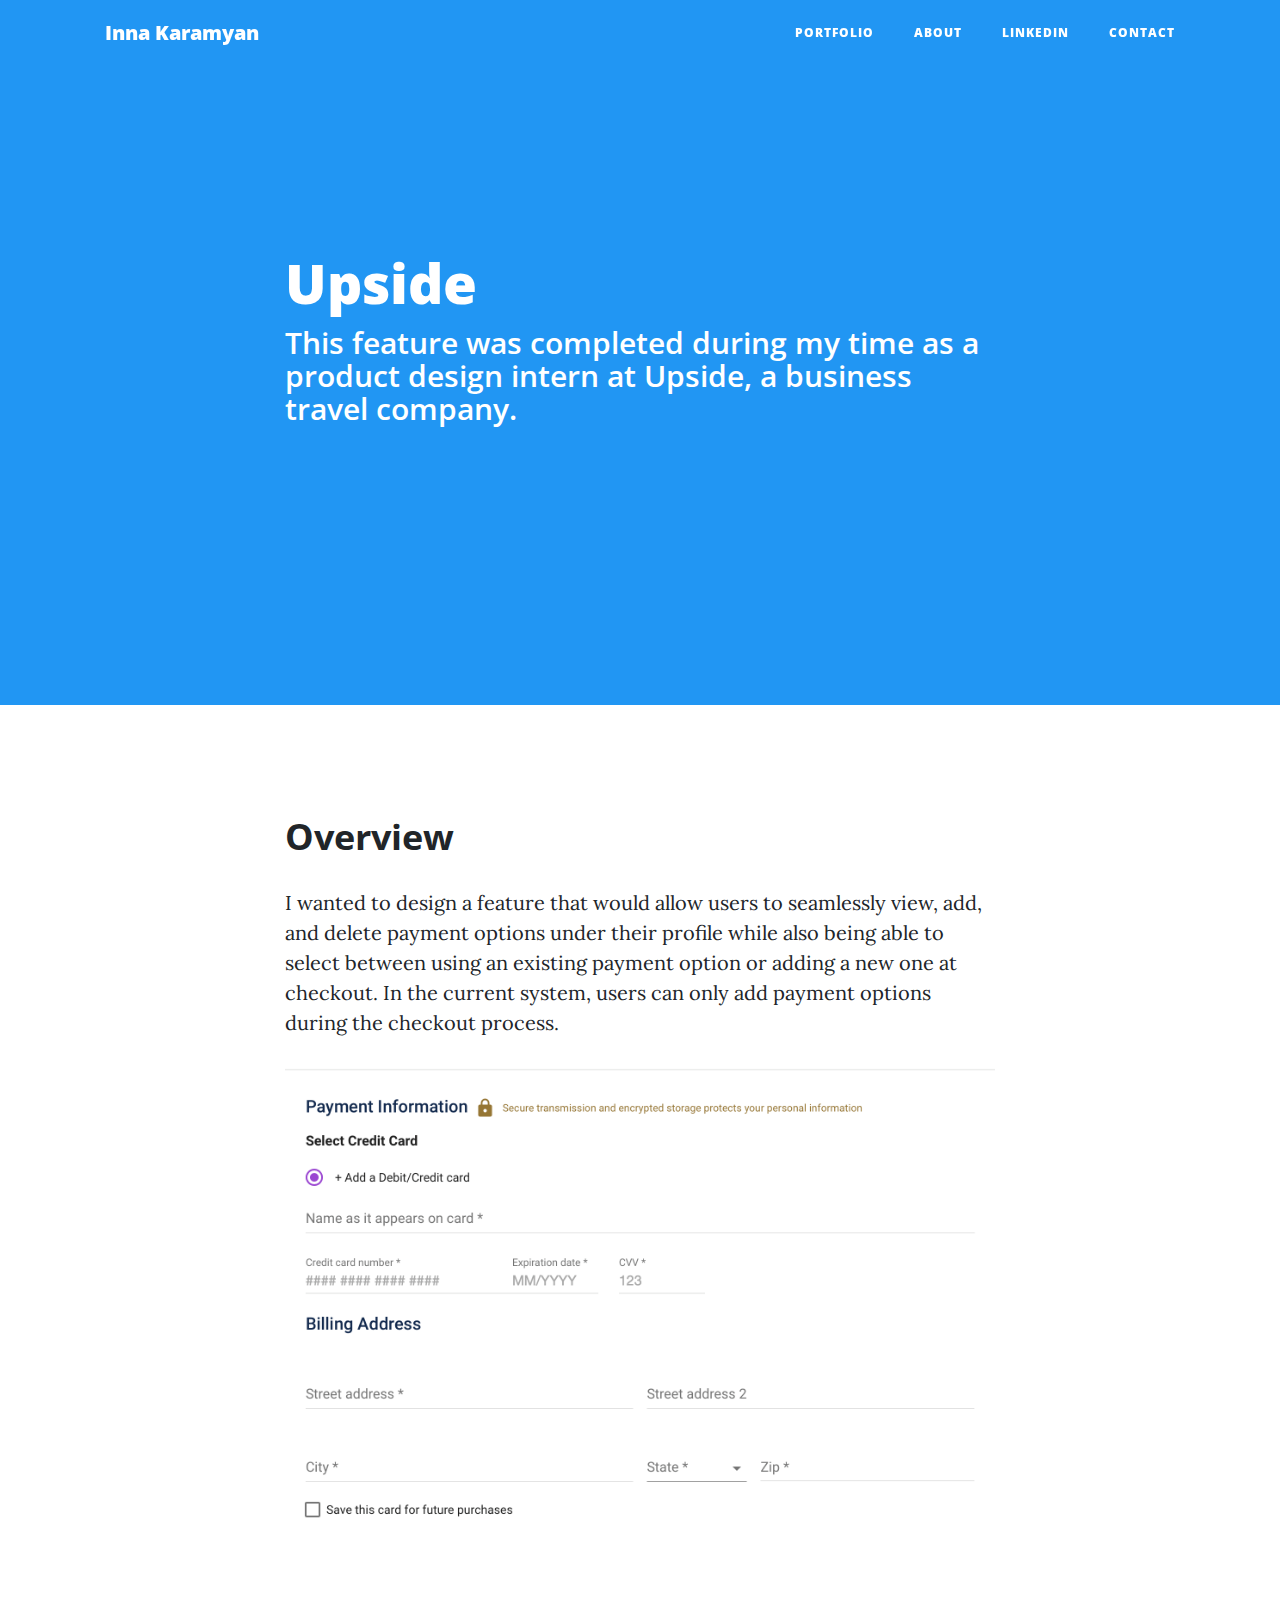
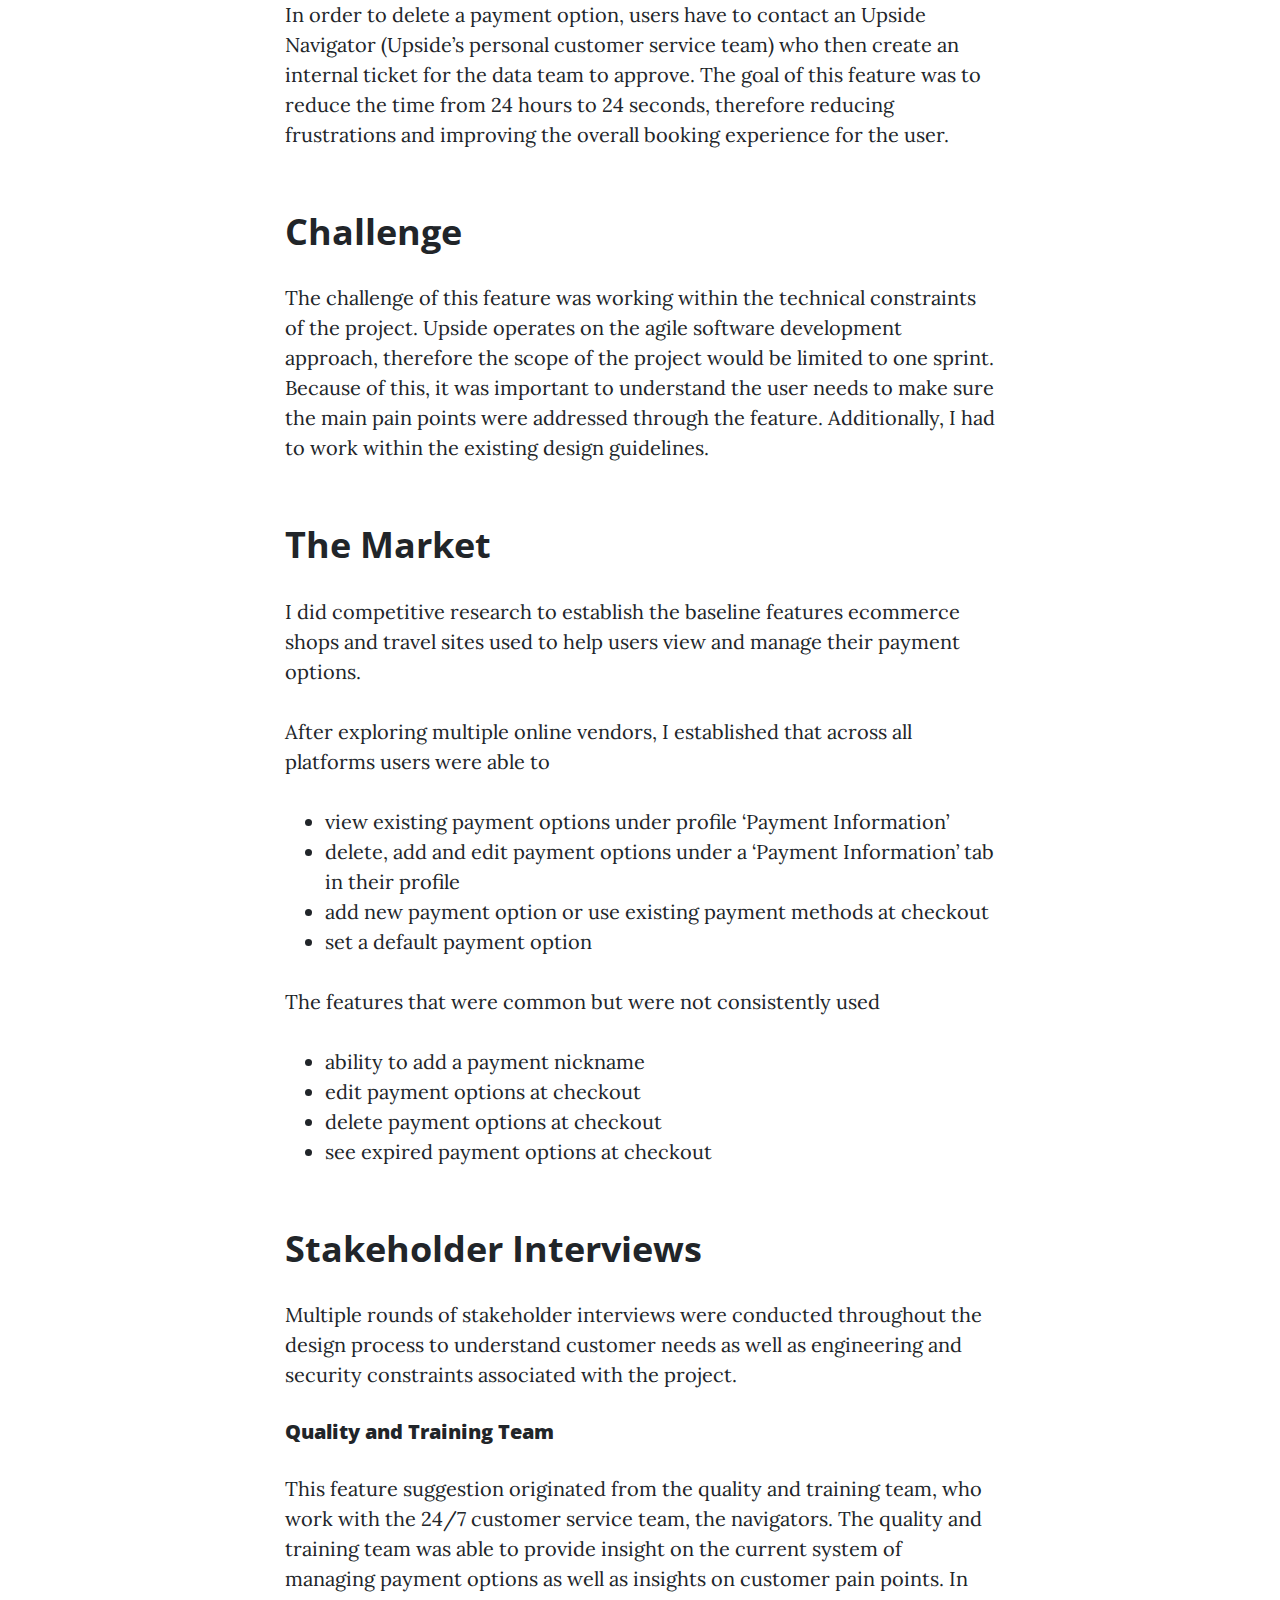
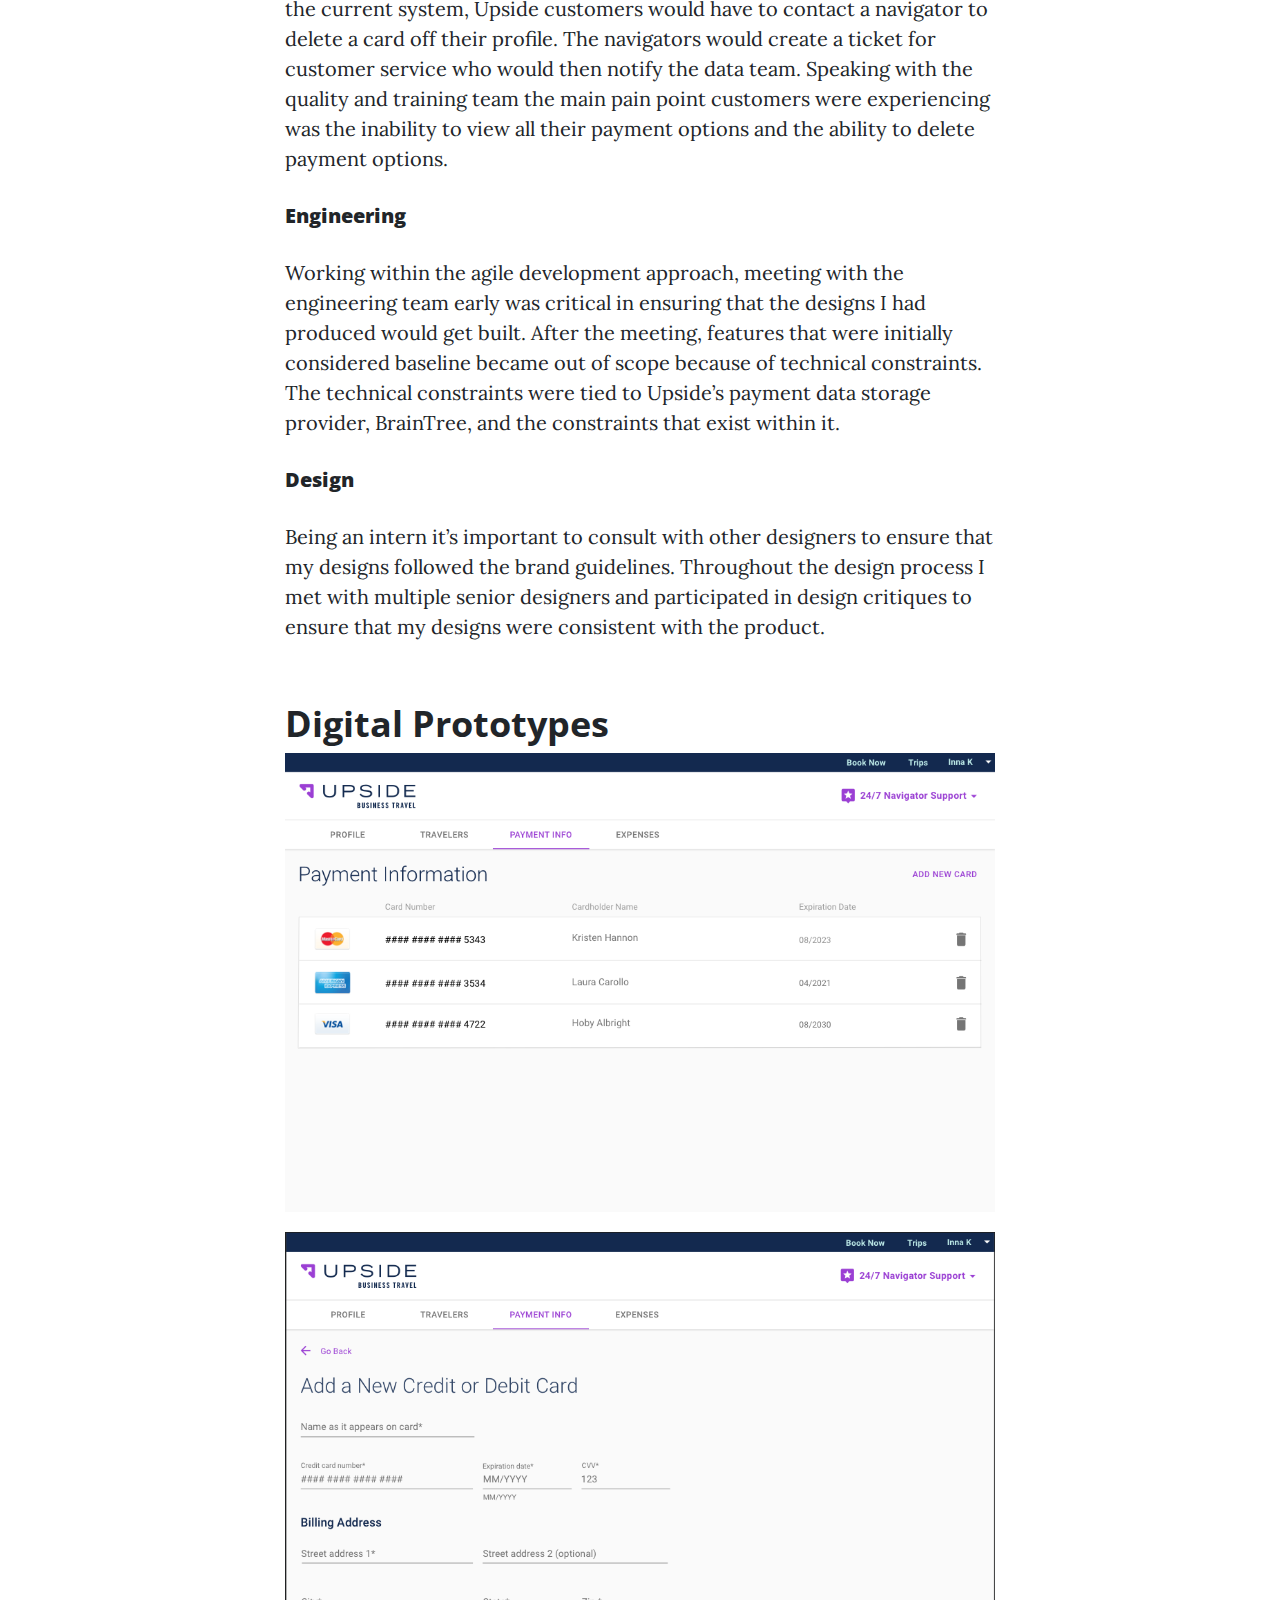
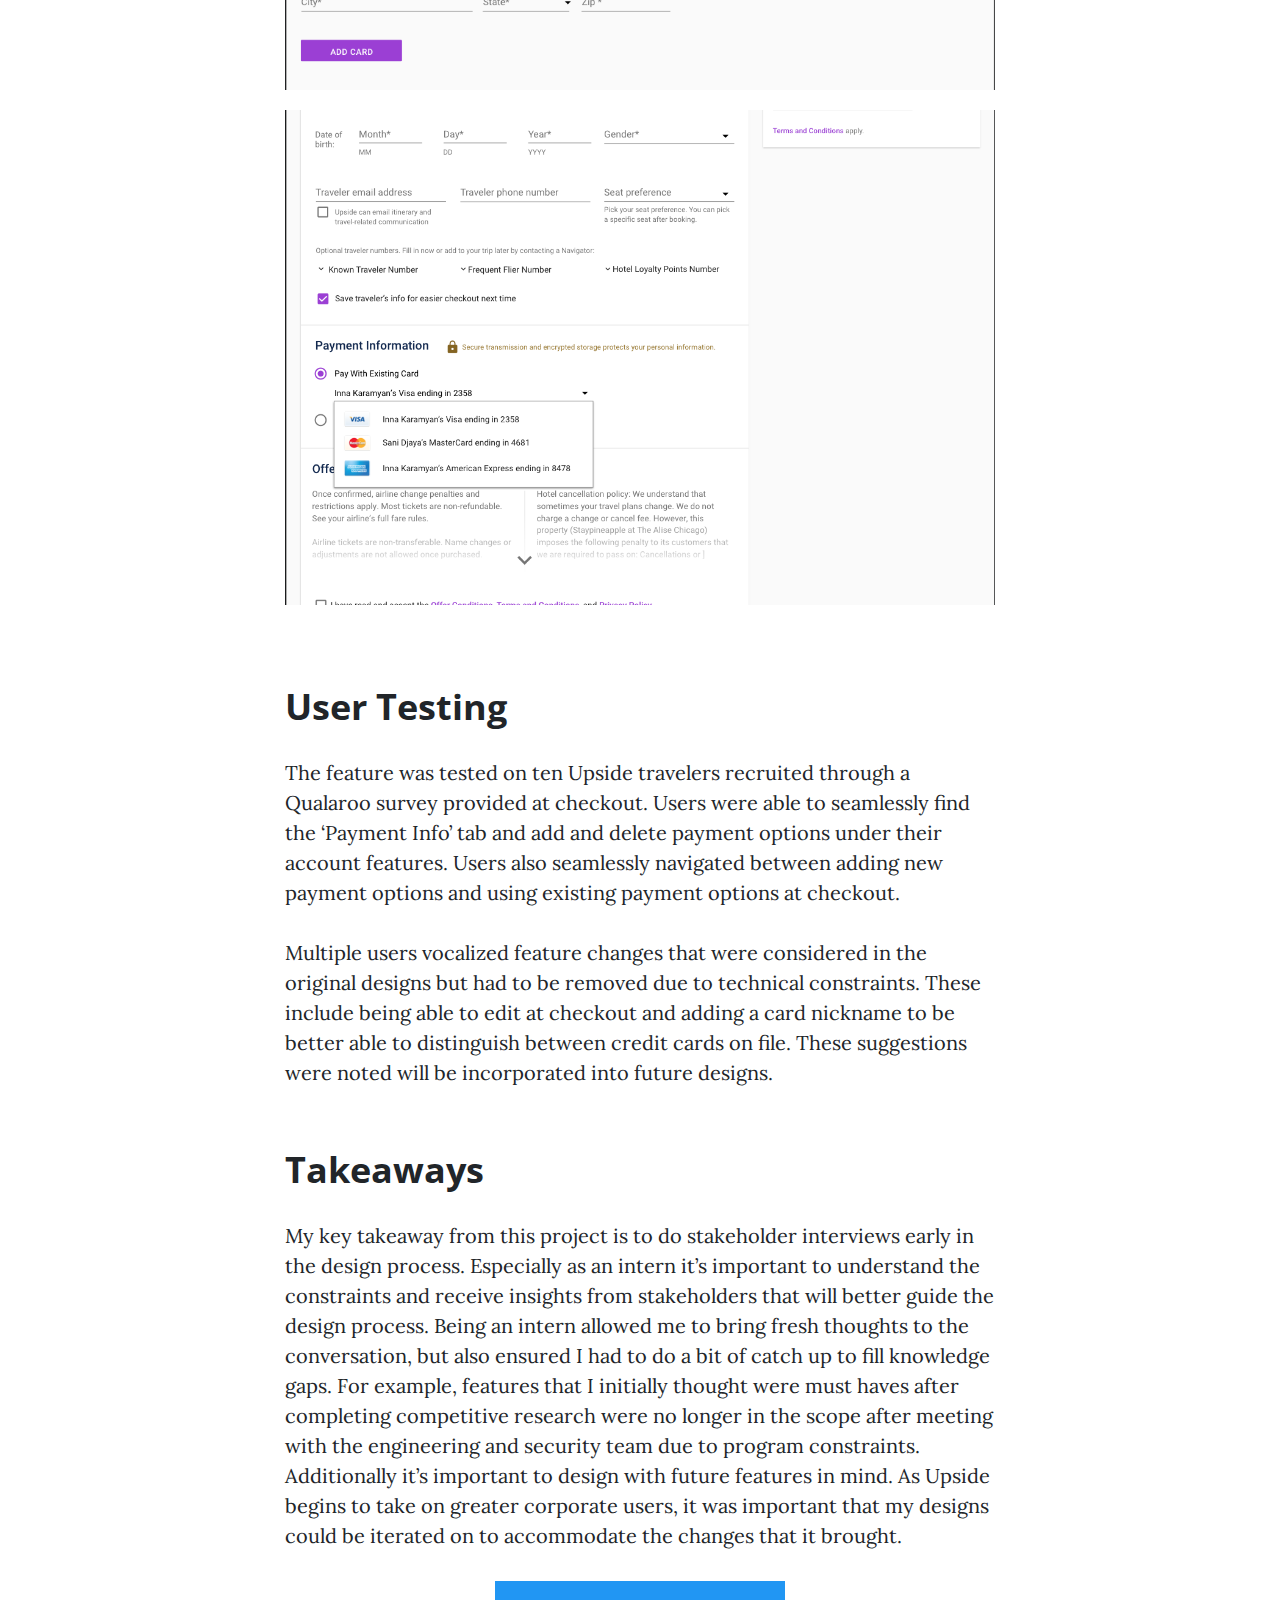
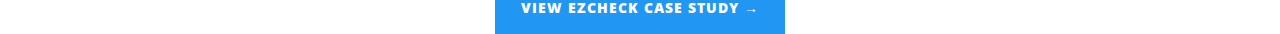
<file: post3.html>
<!DOCTYPE html>
<html lang="en">

  <head>

    <meta charset="utf-8">
    <meta name="viewport" content="width=device-width, initial-scale=1, shrink-to-fit=no">
    <meta name="description" content="">
    <meta name="author" content="">

    <title>Upside</title>

    <!-- Bootstrap core CSS -->
    <link href="vendor/bootstrap/css/bootstrap.min.css" rel="stylesheet">

    <!-- Custom fonts for this template -->
    <link href="vendor/font-awesome/css/font-awesome.min.css" rel="stylesheet" type="text/css">
    <link href='https://fonts.googleapis.com/css?family=Lora:400,700,400italic,700italic' rel='stylesheet' type='text/css'>
    <link href='https://fonts.googleapis.com/css?family=Open+Sans:300italic,400italic,600italic,700italic,800italic,400,300,600,700,800' rel='stylesheet' type='text/css'>

    <!-- Custom styles for this template -->
    <link href="css/clean-blog.css" rel="stylesheet">

  </head>

  <body>

    <!-- Navigation -->
    <nav class="navbar navbar-expand-lg navbar-light fixed-top" id="mainNav">
      <div class="container">
        <a class="navbar-brand" href="index.html">Inna Karamyan</a>
        <button class="navbar-toggler navbar-toggler-right" type="button" data-toggle="collapse" data-target="#navbarResponsive" aria-controls="navbarResponsive" aria-expanded="false" aria-label="Toggle navigation">
          Menu
          <i class="fa fa-bars"></i>
        </button>
        <div class="collapse navbar-collapse" id="navbarResponsive">
          <ul class="navbar-nav ml-auto">
            <div class="dropdown">
              <li class="nav-item">
                <a class="nav-item nav-link" href="index.html">Portfolio</a>
              </li>
              <div class="dropdown-content">
                <a href="post1.html">Slant Case Study</a>
                <a href="post2.html">EZ Check Case Study</a>
                <a href="post3.html"> Upside Case Study </a>
              </div>
            </div>
            <li class="nav-item">
              <a class="nav-link" href="about.html">About</a>
            </li>
            <li class="nav-item">
              <a class="nav-link" href="https://www.linkedin.com/in/inna-karamyan-86872b102/">LinkedIn</a>
            </li>
            <li class="nav-item">
              <a class="nav-link" href="contact.html">Contact</a>
            </li>
          </ul>
        </div>
      </div>
    </nav>

    <!-- Page Header -->
    <header class="masthead" style="background-image: url('img/post-bg.jpg')">
      <div class="overlay" style="background-color: #2196f3 !important; opacity: 1 !important;"></div>
      <div class="container">
        <div class="row">
          <div class="col-lg-8 col-md-10 mx-auto">
            <div class="post-heading">
              <h1>Upside</h1>
              <h2 class="subheading">This feature was completed during my time as a product design intern at Upside, a business travel company.</h2>
            </div>
          </div>
        </div>
      </div>
    </header>

    <!-- Post Content -->
    <article>
      <div class="container">
        <div class="row">
          <div class="col-lg-8 col-md-10 mx-auto">
            <h2 class="section-heading">Overview</h2>
            <p>I wanted to design a feature that would allow users to seamlessly view, add, and delete payment options under their profile while also being able to select between using an existing payment option or adding a new one at checkout. In the current system, users can only add payment options during the checkout process.
            </p>
            <img class="img-fluid" style="margin-bottom:20px;" src="img/Upside4.png" alt="">
            <p>In order to delete a payment option, users have to contact an Upside Navigator (Upside’s personal customer service team) who then create an internal ticket for the data team to approve. The goal of this feature was to reduce the time from 24 hours to 24 seconds, therefore reducing frustrations and improving the overall booking experience for the user. 
            </p>
            <h2 class="section-heading">Challenge</h2>
            <p>The challenge of this feature was working within the technical constraints of the project. Upside operates on the agile software development approach, therefore the scope of the project would be limited to one sprint. Because of this, it was important to understand the user needs to make sure the main pain points were addressed through the feature. Additionally, I had to work within the existing design guidelines. </p>
            <h2 class="section-heading">The Market</h2>
            <p>I did competitive research to establish the baseline features ecommerce shops and travel sites used to help users view and manage their payment options.</p>
            <p>After exploring multiple online vendors, I established that across all platforms users were able to </p>
            <ul>
              <li>view existing payment options under profile ‘Payment Information’</li>
              <li>delete, add and edit payment options under a ‘Payment Information’ tab in their profile </li>
              <li>add new payment option or use existing payment methods at checkout </li>
              <li>set a default payment option </li>
            </ul>
              <p>The features that were common but were not consistently used </p>
            <ul>
              <li>ability to add a payment nickname </li>
              <li>edit payment options at checkout </li>
              <li>delete payment options at checkout </li>
              <li>see expired payment options at checkout</li>
            </ul>
            <h2 class="section-heading">Stakeholder Interviews</h2>

            <p>Multiple rounds of stakeholder interviews were conducted throughout the design process to understand customer needs as well as engineering and security constraints associated with the project.</p>
            <h5>Quality and Training Team </h5>
            <p>This feature suggestion originated from the quality and training team, who work with the 24/7 customer service team, the navigators. The quality and training team was able to provide insight on the current system of managing payment options as well as insights on customer pain points. In the current system, Upside customers would have to contact a navigator to delete a card off their profile. The navigators would create a ticket for customer service who would then notify the data team. Speaking with the quality and training team the main pain point customers were experiencing was the inability to view all their payment options and the ability to delete payment options. </p>

            <h5>Engineering </h5>
            <p>Working within the agile development approach, meeting with the engineering team early was critical in ensuring that the designs I had produced would get built. After the meeting, features that were initially considered baseline became out of scope because of technical constraints. The technical constraints were tied to Upside’s payment data storage provider, BrainTree, and the constraints that exist within it.</p>

            <h5> Design </h5>
            <p>Being an intern it’s important to consult with other designers to ensure that my designs followed the brand guidelines. Throughout the design process I met with multiple senior designers and participated in design critiques to ensure that my designs were consistent with the product. </p>


            <h2 class="section-heading">Digital Prototypes</h2>
            <img class="img-fluid" style="margin-bottom:20px;" src="img/Upside1.png" alt="">
            <img class="img-fluid" style="margin-bottom:20px;" src="img/Upside3.png" alt="">
            <img class="img-fluid" style="margin-bottom:20px;" src="img/Upside2.png" alt="">
              
            <h2 class="section-heading">User Testing</h2>

            <p>The feature was tested on ten Upside travelers recruited through a Qualaroo survey provided at checkout. Users were able to seamlessly find the ‘Payment Info’ tab and add and delete payment options under their account features. Users also seamlessly navigated between adding new payment options and using existing payment options at checkout.</p>
            <p>Multiple users vocalized feature changes that were considered in the original designs but had to be removed due to technical constraints. These include being able to edit at checkout and adding a card nickname to be better able to distinguish between credit cards on file. These suggestions were noted will be incorporated into future designs.</p>

            <h2 class="section-heading">Takeaways</h2>
            <p>My key takeaway from this project is to do stakeholder interviews early in the design process. Especially as an intern it’s important to understand the constraints and receive insights from  stakeholders that will better guide the design process. Being an intern allowed me to bring fresh thoughts to the conversation, but also ensured I had to do a bit of catch up to fill knowledge gaps. For example, features that I initially thought were must haves after completing competitive research were no longer in the scope after meeting with the engineering and security team due to program constraints. Additionally it’s important to design with future features in mind. As Upside begins to take on greater corporate users, it was important that my designs could be iterated on to accommodate the changes that it brought.</p>
          </div>
        </div>
      </div>
      <a class="btn btn-primary" href="post2.html" style="position: absolute; left: 50%;transform: translateX(-50%);margin-bottom: 15px;">View ezCheck Case Study &rarr;</a>    
    </article>

    <!-- Bootstrap core JavaScript -->
    <script src="vendor/jquery/jquery.min.js"></script>
    <script src="vendor/bootstrap/js/bootstrap.bundle.min.js"></script>

    <!-- Custom scripts for this template -->
    <script src="js/clean-blog.js"></script>

  </body>

</html>
</file>
<file: css/clean-blog.css>
body {
  font-size: 20px;
  color: #212529;
  font-family: 'Lora', 'Times New Roman', serif;
}

p {
  line-height: 1.5;
  margin: 30px 0;
}

p a {
  text-decoration: underline;
}

h1,
h2,
h3,
h4,
h5,
h6 {
  font-weight: 800;
  font-family: 'Open Sans', 'Helvetica Neue', Helvetica, Arial, sans-serif;
}

.row {
  margin-left: 0 !important;
  margin-right: 0 !important;
}

#recentWork {

}

a {
  color: #212529;
  -webkit-transition: all 0.2s;
  -moz-transition: all 0.2s;
  transition: all 0.2s;
}

a:focus, a:hover {
  color: #1e88e5;
}

blockquote {
  font-style: italic;
  color: #868e96;
}

.section-heading {
  font-size: 36px;
  font-weight: 700;
  margin-top: 60px;
}

.caption {
  font-size: 14px;
  font-style: italic;
  display: block;
  margin: 0;
  padding: 10px;
  text-align: center;
  border-bottom-right-radius: 5px;
  border-bottom-left-radius: 5px;
}

::-moz-selection {
  color: #fff;
  background: #0085A1;
  text-shadow: none;
}

::selection {
  color: #fff;
  background: #0085A1;
  text-shadow: none;
}

img::selection {
  color: #fff;
  background: transparent;
}

img::-moz-selection {
  color: #fff;
  background: transparent;
}

#mainNav {
  position: absolute;
  border-bottom: 1px solid #e9ecef;
  background-color: white;
  font-family: 'Open Sans', 'Helvetica Neue', Helvetica, Arial, sans-serif;
}

#mainNav .navbar-brand {
  font-weight: 800;
  color: #343a40;
}

#mainNav .navbar-toggler {
  font-size: 12px;
  font-weight: 800;
  padding: 13px;
  text-transform: uppercase;
  color: #343a40;
}

#mainNav .navbar-nav > li.nav-item > a, #mainNav .navbar-nav > div > li.nav-item > a, #mainNav .navbar-nav > 
div > li > a {
  font-size: 12px;
  font-weight: 800;
  letter-spacing: 1px;
  text-transform: uppercase;
}

@media only screen and (min-width: 992px) {
  #mainNav {
    border-bottom: 1px solid transparent;
    background: transparent;
  }
  #mainNav .navbar-brand {
    padding: 10px 20px;
    color: #fff;
  }
  #mainNav .navbar-brand:focus, #mainNav .navbar-brand:hover {
    color: rgba(255, 255, 255, 0.8);
  }
  .navbar-nav > li.nav-item > a, .navbar-nav > div > li.nav-item > a {
    padding: 10px 20px !important;
    color: #fff !important;
  }


  #li.nav-item > a:focus, #mainNav .navbar-nav > li.nav-item > a:hover, #mainNav .navbar-nav > div > li.nav-item > a:hover {
    color: rgba(255, 255, 255, 0.8);
  }
}

@media only screen and (min-width: 992px) {
  #mainNav {
    -webkit-transition: background-color 0.2s;
    -moz-transition: background-color 0.2s;
    transition: background-color 0.2s;
    /* Force Hardware Acceleration in WebKit */
    -webkit-transform: translate3d(0, 0, 0);
    -moz-transform: translate3d(0, 0, 0);
    -ms-transform: translate3d(0, 0, 0);
    -o-transform: translate3d(0, 0, 0);
    transform: translate3d(0, 0, 0);
    -webkit-backface-visibility: hidden;
  }
  #mainNav.is-fixed {
    /* when the user scrolls down, we hide the header right above the viewport */
    position: fixed;
    /*top: -67px;*/
    -webkit-transition: -webkit-transform 0.2s;
    -moz-transition: -moz-transform 0.2s;
    transition: transform 0.2s;
    border-bottom: 1px solid white;
    background-color: rgba(255, 255, 255, 0.9);
  }
  #mainNav.is-fixed .navbar-brand {
    color: #212529;
  }
  #mainNav.is-fixed .navbar-brand:focus, #mainNav.is-fixed .navbar-brand:hover {
    color: #0085A1;
  }
  #mainNav.is-fixed .navbar-nav > li.nav-item > a, #mainNav.is-fixed .navbar-nav > div > li.nav-item > a {
    color: #212529;
  }
  #mainNav.is-fixed .navbar-nav > li.nav-item > a:focus, #mainNav.is-fixed .navbar-nav > div > li.nav-item > a:focus, #mainNav.is-fixed .navbar-nav > li.nav-item > a:hover {
    color: #2196f3
  }
  #mainNav.is-visible {
    /* if the user changes the scrolling direction, we show the header */
    -webkit-transform: translate3d(0, 100%, 0);
    -moz-transform: translate3d(0, 100%, 0);
    -ms-transform: translate3d(0, 100%, 0);
    -o-transform: translate3d(0, 100%, 0);
    transform: translate3d(0, 100%, 0);
  }
}

header.masthead {
  margin-bottom: 50px;
  background: no-repeat center center;
  background-color: #868e96;
  background-attachment: scroll;
  position: relative;
  -webkit-background-size: cover;
  -moz-background-size: cover;
  -o-background-size: cover;
  background-size: cover;
}

header.masthead .overlay {
  position: absolute;
  top: 0;
  left: 0;
  height: 100%;
  width: 100%;
  background-color: #FFFFFF;
  opacity: 1;
}

#pictureBackground {
    position: absolute;
    top: 0;
    left: 0;
    height: 100%;
    width: 100%;
    background-color: #212529;
    opacity: .5;
}


header.masthead .page-heading,
header.masthead .post-heading,
header.masthead .site-heading {
  padding: 125px 0 150px;
  color: white;
}

@media only screen and (min-width: 768px) {
  header.masthead .page-heading,
  header.masthead .post-heading,
  header.masthead .site-heading {
    padding: 250px 0;
  }
}

@media only screen and (min-width: 768px) {
  #homeTitle .page-heading,
  #homeTitle .post-heading,
  #homeTitle .site-heading {
    /*padding: 125px 0;*/
  }
}

header.masthead .page-heading,
header.masthead .site-heading {
  text-align: center;
}

#homeTitle .page-heading h1,
#homeTitle .site-heading h1 {
  font-family:'Cormorant Garamond', serif;
  color: hsl(14, 73%, 56%);
  font-size: 80px;
  margin-top: 0;
}

/*header.masthead .page-heading h1,
header.masthead .site-heading h1 {
  font-family:'Cormorant Garamond', serif;
  color: hsl(14, 73%, 56%);
  font-size: 50px;
  margin-top: 0;
}
*/
#homeTitle .page-heading .subheading,
#homeTitle .site-heading .subheading {
  color: hsl(14, 73%, 56%);
  font-size: 24px;
  font-weight: 300;
  line-height: 1.1;
  display: block;
  margin: 10px 0 0;
  font-family: 'Open Sans', 'Helvetica Neue', Helvetica, Arial, sans-serif;
}

@media only screen and (min-width: 768px) {
  header.masthead .page-heading h1,
  header.masthead .site-heading h1 {
    font-size: 80px;
  }
}

header.masthead .post-heading h1 {
  font-size: 35px;
}

header.masthead .post-heading .meta,
header.masthead .post-heading .subheading {
  line-height: 1.1;
  display: block;
}

header.masthead .post-heading .subheading {
  font-size: 24px;
  font-weight: 600;
  margin: 10px 0 30px;
  font-family: 'Open Sans', 'Helvetica Neue', Helvetica, Arial, sans-serif;
}

header.masthead .post-heading .meta {
  font-size: 20px;
  font-weight: 300;
  font-style: italic;
  font-family: 'Lora', 'Times New Roman', serif;
}

header.masthead .post-heading .meta a {
  color: #fff;
}

@media only screen and (min-width: 768px) {
  header.masthead .post-heading h1 {
    font-size: 55px;
  }
  header.masthead .post-heading .subheading {
    font-size: 30px;
  }
}

.post-preview > a {
  color: #212529;
}

.post-preview > a:focus, .post-preview > a:hover {
  text-decoration: none;
  color: #1e88e5;
}

.post-preview > a > .post-title {
  font-size: 30px;
  margin-top: 30px;
  margin-bottom: 10px;
}

.post-preview > a > .post-subtitle {
  font-weight: 300;
  margin: 0 0 10px;
}

.post-preview > .post-meta {
  font-size: 18px;
  font-style: italic;
  margin-top: 0;
  color: #868e96;
}

.post-preview > .post-meta > a {
  text-decoration: none;
  color: #212529;
}

.post-preview > .post-meta > a:focus, .post-preview > .post-meta > a:hover {
  text-decoration: underline;
  color: hsl(14, 80%, 58%);
}

@media only screen and (min-width: 768px) {
  .post-preview > a > .post-title {
    font-size: 36px;
  }
}

.floating-label-form-group {
  font-size: 14px;
  position: relative;
  margin-bottom: 0;
  padding-bottom: 0.5em;
  border-bottom: 1px solid #dee2e6;
}

.floating-label-form-group input,
.floating-label-form-group textarea {
  font-size: 1.5em;
  position: relative;
  z-index: 1;
  padding: 0;
  resize: none;
  border: none;
  border-radius: 0;
  background: none;
  box-shadow: none !important;
  font-family: 'Lora', 'Times New Roman', serif;
}

.floating-label-form-group input::-webkit-input-placeholder,
.floating-label-form-group textarea::-webkit-input-placeholder {
  color: #868e96;
  font-family: 'Lora', 'Times New Roman', serif;
}

.floating-label-form-group label {
  font-size: 0.85em;
  line-height: 1.764705882em;
  position: relative;
  z-index: 0;
  top: 2em;
  display: block;
  margin: 0;
  -webkit-transition: top 0.3s ease, opacity 0.3s ease;
  -moz-transition: top 0.3s ease, opacity 0.3s ease;
  -ms-transition: top 0.3s ease, opacity 0.3s ease;
  transition: top 0.3s ease, opacity 0.3s ease;
  vertical-align: middle;
  vertical-align: baseline;
  opacity: 0;
}

.floating-label-form-group .help-block {
  margin: 15px 0;
}

.floating-label-form-group-with-value label {
  top: 0;
  opacity: 1;
}

.floating-label-form-group-with-focus label {
  color: #0085A1;
}

form .form-group:first-child .floating-label-form-group {
  border-top: 1px solid #dee2e6;
}

footer {
  padding: 50px 0 65px;
}

footer .list-inline {
  margin: 0;
  padding: 0;
}

footer .copyright {
  font-size: 14px;
  margin-bottom: 0;
  text-align: center;
}

.btn {
  font-size: 14px;
  font-weight: 800;
  padding: 15px 25px;
  letter-spacing: 1px;
  text-transform: uppercase;
  border-radius: 0;
  font-family: 'Open Sans', 'Helvetica Neue', Helvetica, Arial, sans-serif;
}

.btn-primary {
  background-color: #2196f3;
  border-color: #2196f3;
}

.btn-primary:hover, .btn-primary:focus, .btn-primary:active {
  color: #fff;
  background-color: #1e88e5 !important;
  border-color: #1e88e5 !important;
}

.btn-lg {
  font-size: 16px;
  padding: 25px 35px;
}

/* Dropdown Button */
.dropbtn {
    background-color: #4CAF50;
    color: white;
    padding: 16px;
    font-size: 16px;
    border: none;
}

/* The container <div> - needed to position the dropdown content */
.dropdown {
    position: relative;
    display: inline-block;
}

/* Dropdown Content (Hidden by Default) */
.dropdown-content {
    display: none;
    position: absolute;
    background-color: #f1f1f1;
    min-width: 160px;
    box-shadow: 0px 8px 16px 0px rgba(0,0,0,0.2);
    z-index: 1;
}

/* Links inside the dropdown */
.dropdown-content a {
    color: black;
    padding: 12px 16px;
    text-decoration: none;
    display: block;
}

/* Change color of dropdown links on hover */
.dropdown-content a:hover {color: #1e88e5;}

/* Show the dropdown menu on hover */
.dropdown:hover .dropdown-content {display: block;}

/* Change the background color of the dropdown button when the dropdown content is shown */
.dropdown:hover .dropbtn {background-color: #3e8e41;}


#mainNav .dropdown > li > a:hover {
  text-decoration: none;
  /*color: #1e88e5 !important;*/
}

#homePage:hover {
  color: #1e88e5 !important;
}

#homePage {
  color: #212529 !important;
}

.dropdown-content > a {
  font-size: 12px;
  font-weight: 800;
  letter-spacing: 1px;
  text-transform: uppercase;
  font-family: 'Open Sans', 'Helvetica Neue', Helvetica, Arial, sans-serif;
}
</file>
